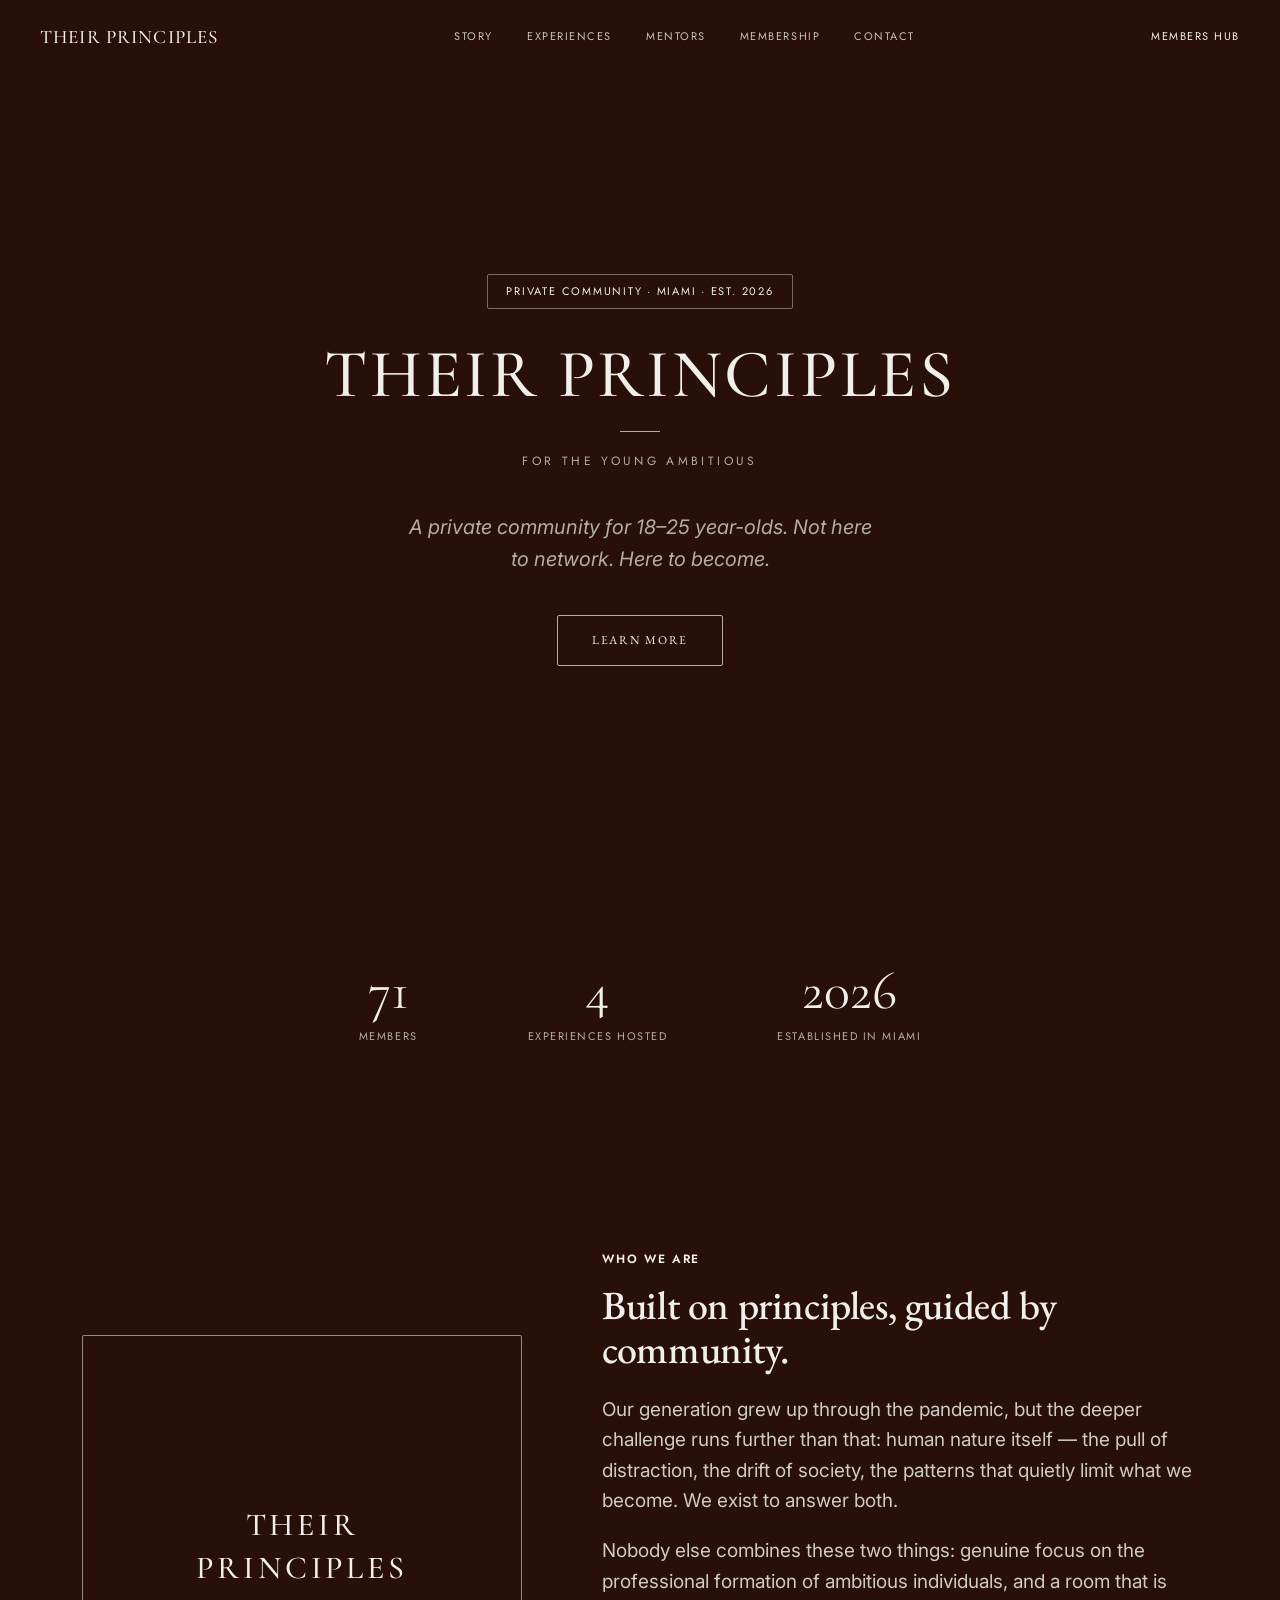
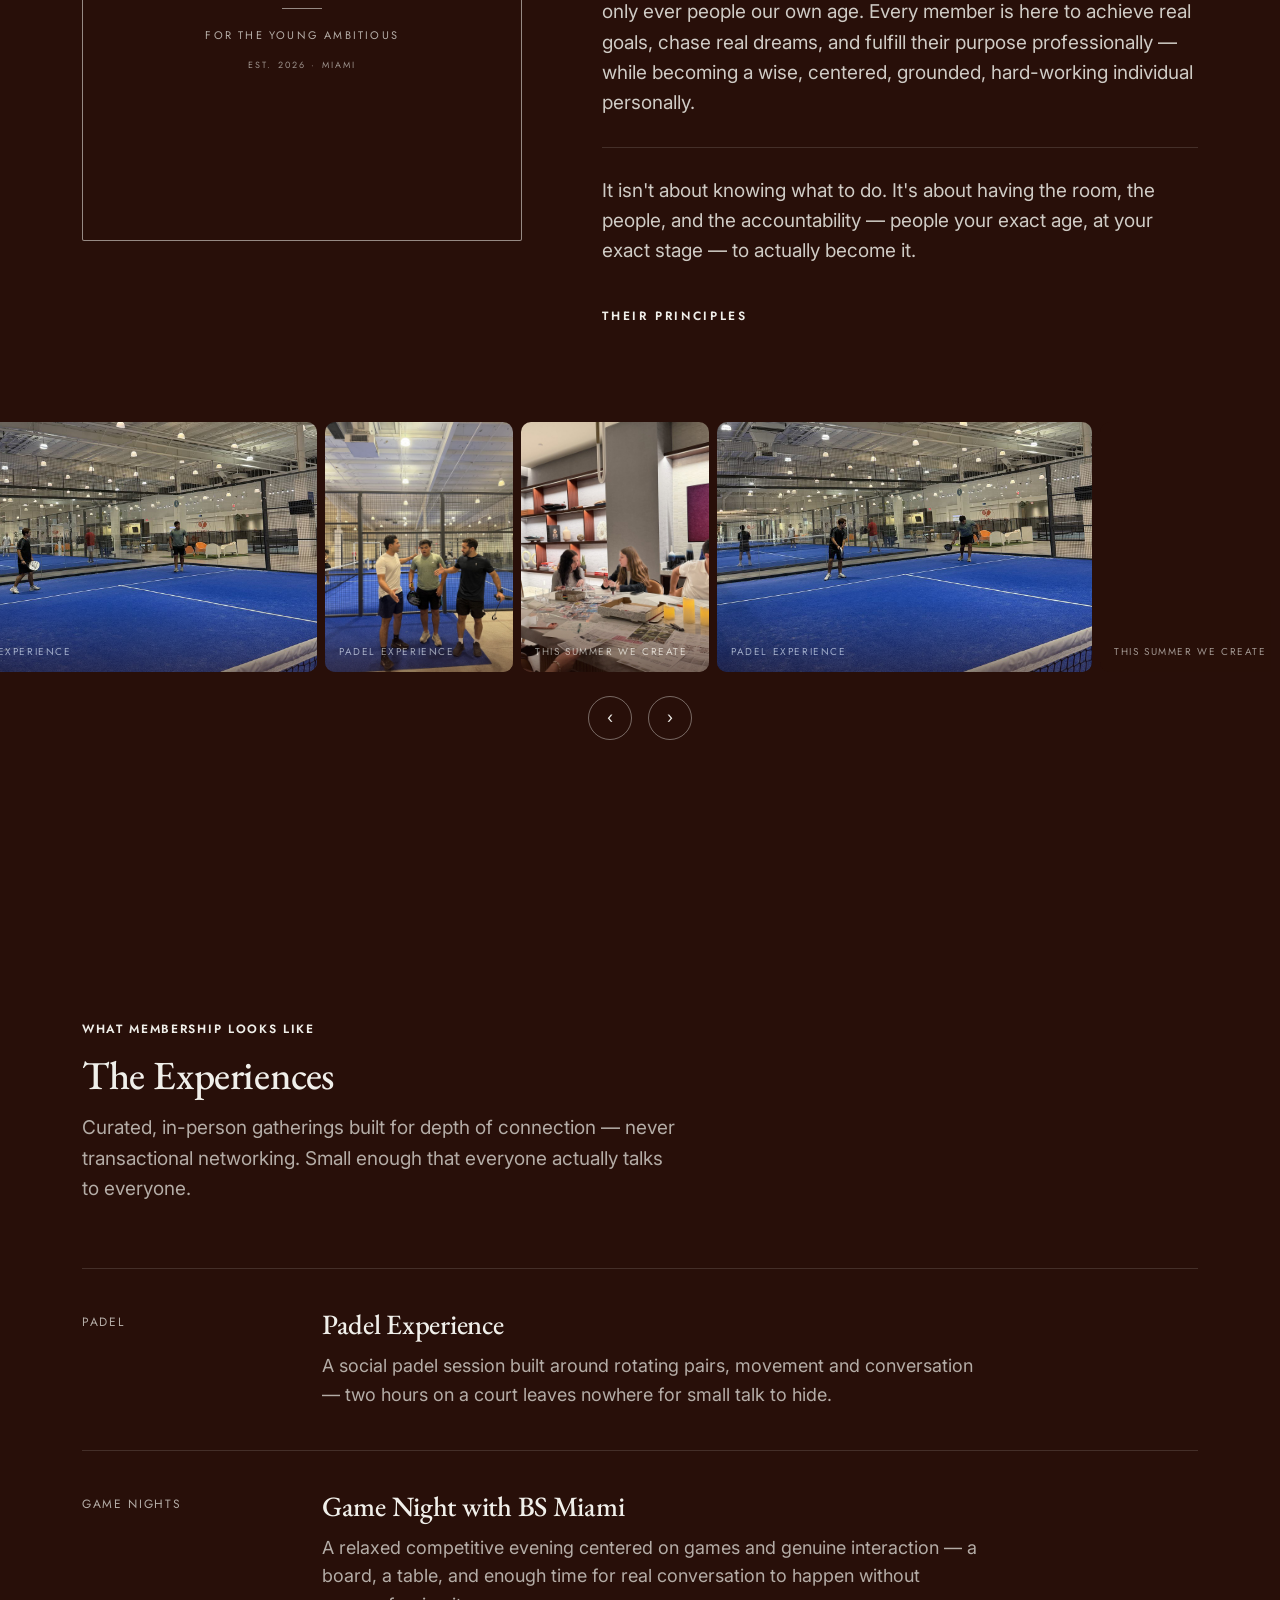
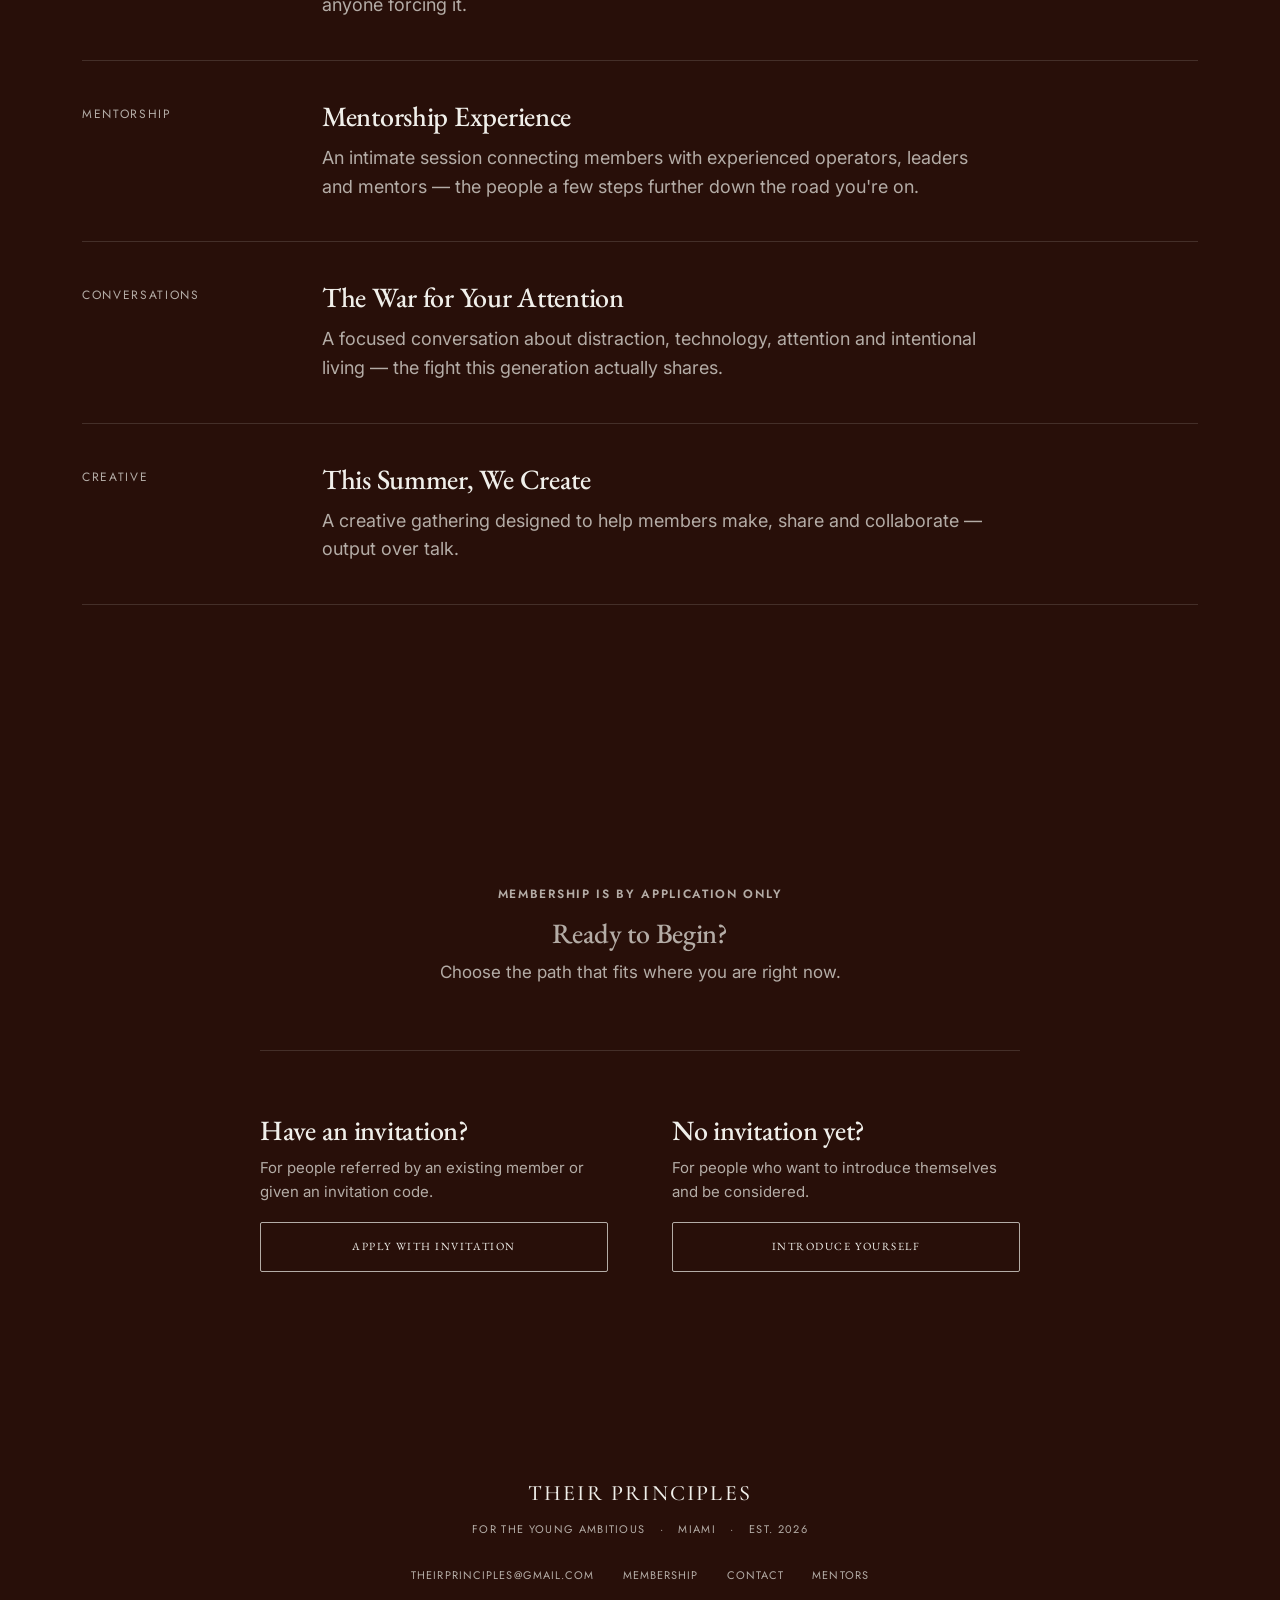
<file: index.html>
<!DOCTYPE html>
<html lang="en">
<head>
<meta charset="UTF-8">
<meta name="viewport" content="width=device-width, initial-scale=1.0">
<title>Their Principles — For the Young Ambitious</title>
<meta name="description" content="Their Principles is a private membership community in Miami for ambitious 18–25 year-olds. Real experiences, real accountability, and a room that is only ever people your own age.">
<link rel="preconnect" href="https://fonts.googleapis.com">
<link rel="preconnect" href="https://fonts.gstatic.com" crossorigin>
<link href="https://fonts.googleapis.com/css2?family=Cormorant+Garamond:ital,wght@0,400;0,500;0,600;1,400&family=EB+Garamond:ital,wght@0,400;0,500;1,400&family=Inter:wght@400;500;600&family=Jost:wght@400;500;600&display=swap" rel="stylesheet">
<link rel="stylesheet" href="css/variables.css">
<link rel="stylesheet" href="css/base.css">
<link rel="stylesheet" href="css/layout.css">
<link rel="stylesheet" href="css/components.css">
<link rel="stylesheet" href="css/pages.css">
<link rel="stylesheet" href="css/responsive.css">
</head>
<body>

<nav class="tp-nav" id="tpNav" aria-label="Main">
  <a href="index.html" class="tp-nav-mark tp-brandmark" aria-current="page">Their Principles</a>
  <div class="tp-nav-links">
    <a href="#story">Story</a>
    <a href="#experiences">Experiences</a>
    <a href="mentors.html">Mentors</a>
    <a href="application.html">Membership</a>
    <a href="contact.html">Contact</a>
  </div>
  <a href="members.html" class="tp-nav-cta tp-nav-cta-desktop">Members Hub</a>
  <button class="tp-nav-toggle" id="tpNavToggle" aria-expanded="false" aria-controls="tpNavOverlay">Menu</button>
</nav>

<div class="tp-nav-overlay" id="tpNavOverlay">
  <a href="#story">Story</a>
  <a href="#experiences">Experiences</a>
  <a href="mentors.html">Mentors</a>
  <a href="application.html">Membership</a>
  <a href="contact.html">Contact</a>
  <a href="members.html">Members Hub</a>
</div>

<header class="tp-hero" id="top">
  <!-- TODO(client): add a real event photo —
       style="--tp-hero-photo:url('assets/images/hero/hero.jpg')" -->
  <div class="tp-hero-inner">
    <div class="tp-hero-eyebrow">Private Community · Miami · Est. 2026</div>
    <h1>Their Principles</h1>
    <div class="tp-hero-divider"></div>
    <div class="tp-hero-tag">For the Young Ambitious</div>
    <p class="tp-hero-sub">A private community for 18–25 year-olds. Not here to network. Here to become.</p>
    <a href="#story" class="tp-btn tp-btn-secondary">Learn More</a>
  </div>
</header>

<section class="tp-stats" aria-label="Their Principles, by the numbers">
  <!-- Values come from communityStats in js/stats.js — edit them there -->
  <div class="tp-wrap" id="tpStats"></div>
</section>

<section class="tp-section tp-story" id="story">
  <div class="tp-wrap tp-split">
    <div class="tp-story-mark tp-reveal">
      <!-- TODO(client): replace this text lockup with the exported vector
           logo asset once it exists in assets/logo/ -->
      <div>
        <div class="tp-brandmark">Their<br>Principles</div>
        <div class="tp-mark-divider"></div>
        <div class="tp-mark-tag">For the Young Ambitious</div>
        <div class="tp-mark-est">Est. 2026 · Miami</div>
      </div>
    </div>
    <div class="tp-reveal">
      <div class="tp-eyebrow">Who We Are</div>
      <h2>Built on principles, guided by community.</h2>
      <p>Our generation grew up through the pandemic, but the deeper challenge runs further than that: human nature itself — the pull of distraction, the drift of society, the patterns that quietly limit what we become. We exist to answer both.</p>
      <p>Nobody else combines these two things: genuine focus on the professional formation of ambitious individuals, and a room that is only ever people our own age. Every member is here to achieve real goals, chase real dreams, and fulfill their purpose professionally — while becoming a wise, centered, grounded, hard-working individual personally.</p>
      <p class="tp-story-shift">It isn't about knowing what to do. It's about having the room, the people, and the accountability — people your exact age, at your exact stage — to actually become it.</p>
      <div class="tp-story-wordmark">Their Principles</div>
    </div>
  </div>

  <!-- Photo carousel built by js/gallery.js — add or replace photographs there -->
  <div class="tp-gallery tp-reveal" id="tpGallery" role="group" aria-label="Photographs from recent Their Principles gatherings"></div>
  <div class="tp-gallery-nav">
    <button class="tp-gallery-btn" id="tpGalleryPrev" aria-label="Move gallery backward">&#8249;</button>
    <button class="tp-gallery-btn" id="tpGalleryNext" aria-label="Move gallery forward">&#8250;</button>
  </div>

</section>

<section class="tp-section tp-experiences" id="experiences">
  <div class="tp-wrap">
    <div class="tp-reveal">
      <div class="tp-eyebrow">What Membership Looks Like</div>
      <h2>The Experiences</h2>
      <p class="tp-experiences-intro">Curated, in-person gatherings built for depth of connection — never transactional networking. Small enough that everyone actually talks to everyone.</p>
    </div>

    <!-- Hover (or scroll position on touch) reveals a photograph across each
         row. TODO(client): set each data-image to a real event photo, e.g.
         data-image="assets/images/events/padel/padel-01.jpg" -->
    <div class="tp-exp-row" tabindex="0">
      <div class="tp-exp-bg" data-image=""></div>
      <div class="tp-wrap tp-exp-inner">
        <div class="tp-exp-label">Padel</div>
        <div>
          <h3>Padel Experience</h3>
          <p>A social padel session built around rotating pairs, movement and conversation — two hours on a court leaves nowhere for small talk to hide.</p>
        </div>
      </div>
    </div>

    <div class="tp-exp-row" tabindex="0">
      <div class="tp-exp-bg" data-image=""></div>
      <div class="tp-wrap tp-exp-inner">
        <div class="tp-exp-label">Game Nights</div>
        <div>
          <h3>Game Night with BS Miami</h3>
          <p>A relaxed competitive evening centered on games and genuine interaction — a board, a table, and enough time for real conversation to happen without anyone forcing it.</p>
        </div>
      </div>
    </div>

    <div class="tp-exp-row" tabindex="0">
      <div class="tp-exp-bg" data-image=""></div>
      <div class="tp-wrap tp-exp-inner">
        <div class="tp-exp-label">Mentorship</div>
        <div>
          <h3>Mentorship Experience</h3>
          <p>An intimate session connecting members with experienced operators, leaders and mentors — the people a few steps further down the road you're on.</p>
        </div>
      </div>
    </div>

    <div class="tp-exp-row" tabindex="0">
      <div class="tp-exp-bg" data-image=""></div>
      <div class="tp-wrap tp-exp-inner">
        <div class="tp-exp-label">Conversations</div>
        <div>
          <h3>The War for Your Attention</h3>
          <p>A focused conversation about distraction, technology, attention and intentional living — the fight this generation actually shares.</p>
        </div>
      </div>
    </div>

    <div class="tp-exp-row" tabindex="0">
      <div class="tp-exp-bg" data-image=""></div>
      <div class="tp-wrap tp-exp-inner">
        <div class="tp-exp-label">Creative</div>
        <div>
          <h3>This Summer, We Create</h3>
          <p>A creative gathering designed to help members make, share and collaborate — output over talk.</p>
        </div>
      </div>
    </div>
  </div>
</section>

<section class="tp-section tp-cta" id="join">
  <div class="tp-wrap">
    <div class="tp-reveal">
      <div class="tp-eyebrow">Membership Is by Application Only</div>
      <h2>Ready to Begin?</h2>
      <p class="tp-cta-intro">Choose the path that fits where you are right now.</p>
    </div>

    <div class="tp-cta-doors">
      <div class="tp-cta-door">
        <h3>Have an invitation?</h3>
        <p>For people referred by an existing member or given an invitation code.</p>
        <a href="application.html?type=invited" class="tp-btn tp-btn-secondary">Apply with Invitation</a>
      </div>
      <div class="tp-cta-door">
        <h3>No invitation yet?</h3>
        <p>For people who want to introduce themselves and be considered.</p>
        <a href="application.html?type=general" class="tp-btn tp-btn-secondary">Introduce Yourself</a>
      </div>
    </div>
  </div>
</section>

<footer class="tp-footer">
  <div class="tp-wrap">
    <div class="tp-brandmark">Their Principles</div>
    <div class="tp-footer-meta">For the Young Ambitious <span>·</span> Miami <span>·</span> Est. 2026</div>
    <div class="tp-footer-links">
      <a href="mailto:theirprinciples@gmail.com">theirprinciples@gmail.com</a>
      <!-- TODO(client): add the real Instagram profile URL -->
      <a href="application.html">Membership</a>
      <a href="contact.html">Contact</a>
      <a href="mentors.html">Mentors</a>
    </div>
  </div>
</footer>

<script src="js/navigation.js" defer></script>
<!-- ?v= is a cache-buster: bump it whenever gallery.js changes so browsers
     don't keep serving an old copy of the script. -->
<script src="js/gallery.js?v=5" defer></script>
<script src="js/experiences.js" defer></script>
<script src="js/stats.js" defer></script>
</body>
</html>
</file>
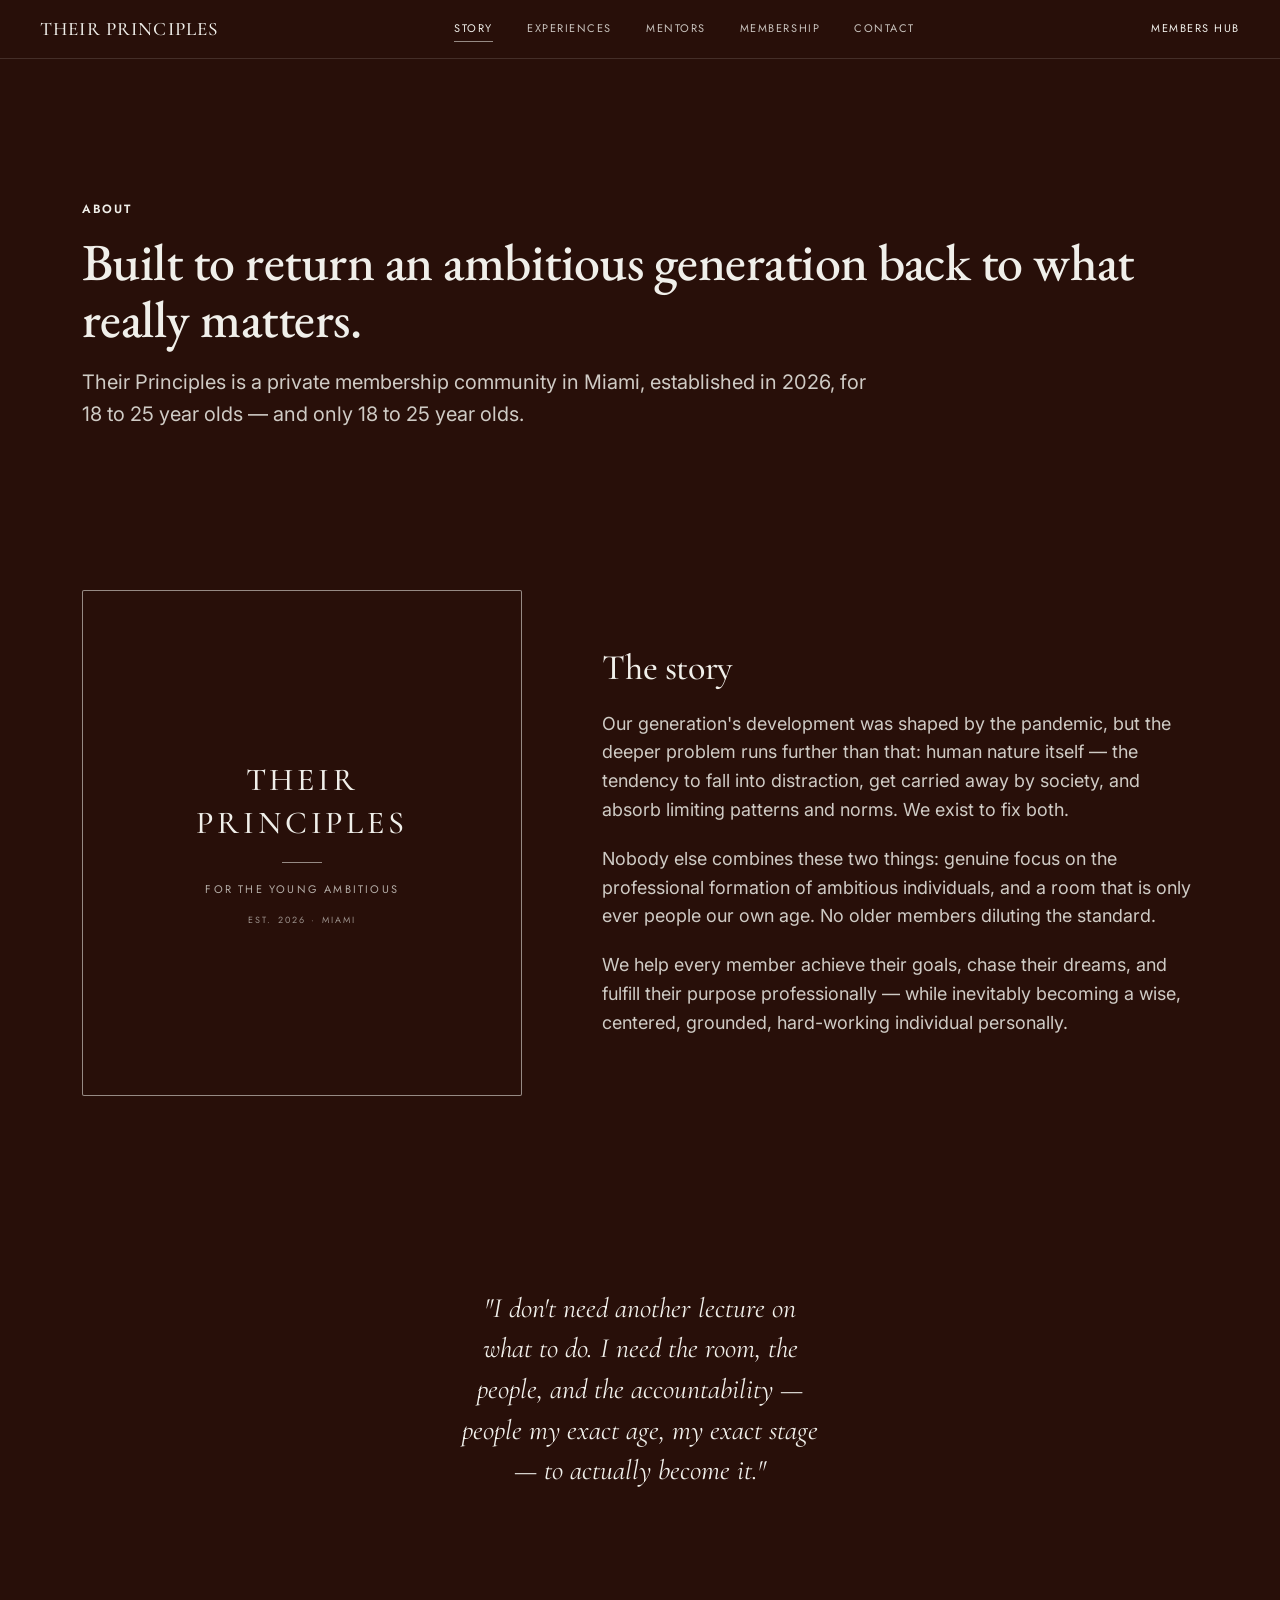
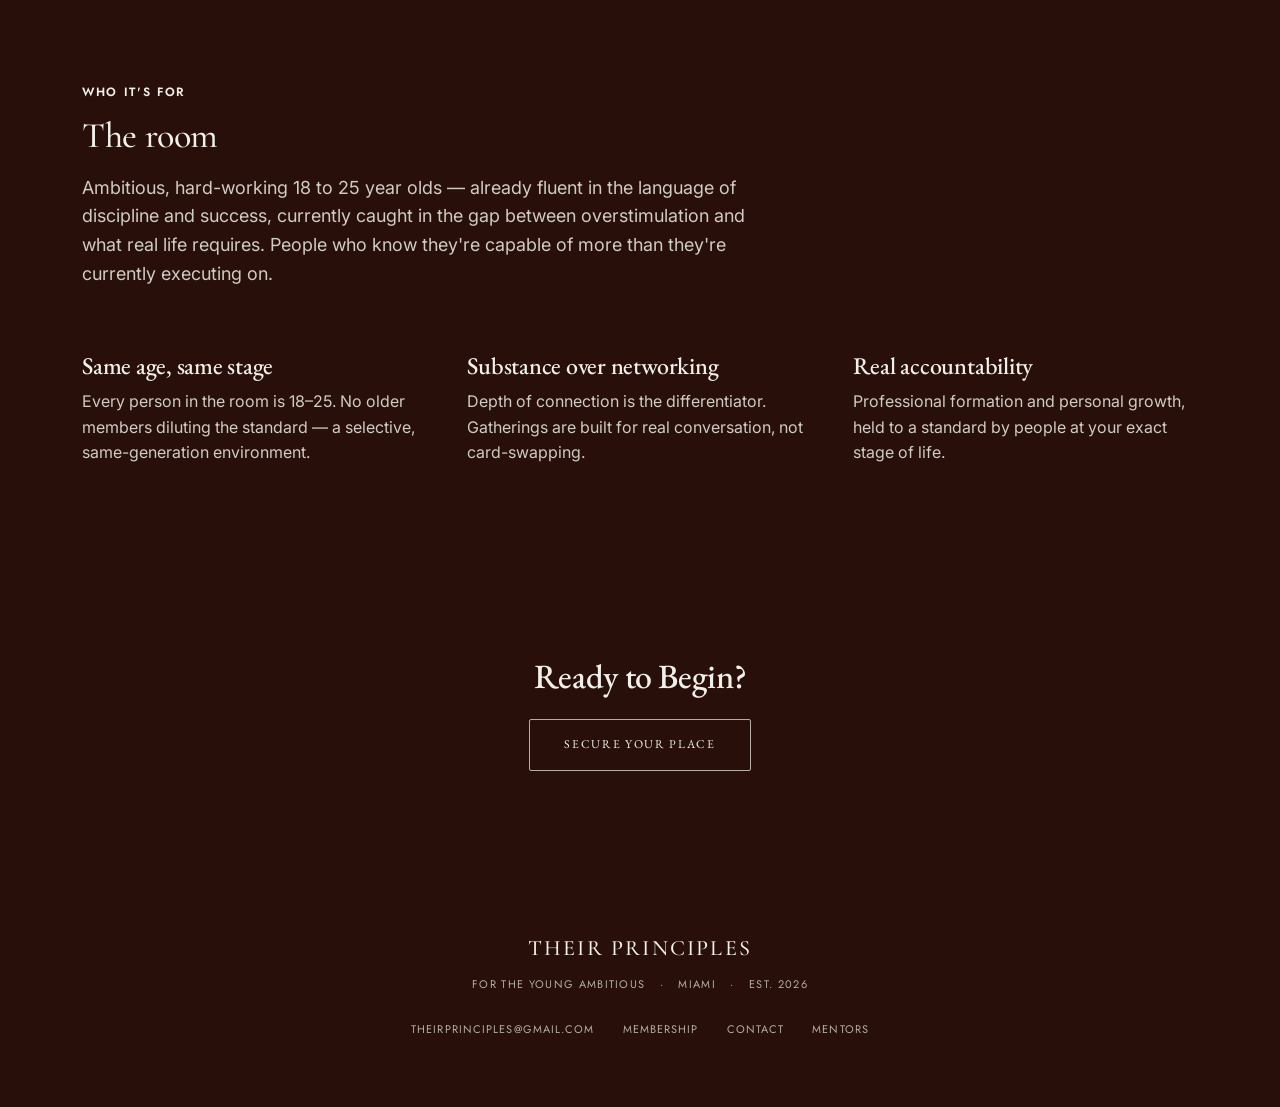
<file: about.html>
<!DOCTYPE html>
<html lang="en">
<head>
<meta charset="UTF-8">
<meta name="viewport" content="width=device-width, initial-scale=1.0">
<title>About — Their Principles</title>
<meta name="description" content="The story, positioning and philosophy behind Their Principles — Miami's private community for ambitious 18–25 year-olds.">
<link rel="preconnect" href="https://fonts.googleapis.com">
<link rel="preconnect" href="https://fonts.gstatic.com" crossorigin>
<link href="https://fonts.googleapis.com/css2?family=Cormorant+Garamond:ital,wght@0,400;0,500;0,600;1,400&family=EB+Garamond:ital,wght@0,400;0,500;1,400&family=Inter:wght@400;500;600&family=Jost:wght@400;500;600&display=swap" rel="stylesheet">
<link rel="stylesheet" href="css/variables.css">
<link rel="stylesheet" href="css/base.css">
<link rel="stylesheet" href="css/layout.css">
<link rel="stylesheet" href="css/components.css">
<link rel="stylesheet" href="css/pages.css">
<link rel="stylesheet" href="css/responsive.css">
</head>
<body>

<nav class="tp-nav" id="tpNav" data-force-solid aria-label="Main">
  <a href="index.html" class="tp-nav-mark tp-brandmark">Their Principles</a>
  <div class="tp-nav-links">
    <a href="index.html#story" aria-current="page">Story</a>
    <a href="index.html#experiences">Experiences</a>
    <a href="mentors.html">Mentors</a>
    <a href="application.html">Membership</a>
    <a href="contact.html">Contact</a>
  </div>
  <a href="members.html" class="tp-nav-cta tp-nav-cta-desktop">Members Hub</a>
  <button class="tp-nav-toggle" id="tpNavToggle" aria-expanded="false" aria-controls="tpNavOverlay">Menu</button>
</nav>

<div class="tp-nav-overlay" id="tpNavOverlay">
  <a href="index.html#story">Story</a>
  <a href="index.html#experiences">Experiences</a>
  <a href="mentors.html">Mentors</a>
  <a href="application.html">Membership</a>
  <a href="contact.html">Contact</a>
</div>

<header class="tp-page-head">
  <div class="tp-wrap">
    <div class="tp-eyebrow">About</div>
    <h1>Built to return an ambitious generation back to what really matters.</h1>
    <p class="tp-lede">Their Principles is a private membership community in Miami, established in 2026, for 18 to 25 year olds — and only 18 to 25 year olds.</p>
  </div>
</header>

<section class="tp-section-tight">
  <div class="tp-wrap tp-split">
    <div class="tp-story-mark tp-reveal">
      <!-- TODO(client): replace with the exported vector logo asset -->
      <div>
        <div class="tp-brandmark">Their<br>Principles</div>
        <div class="tp-mark-divider"></div>
        <div class="tp-mark-tag">For the Young Ambitious</div>
        <div class="tp-mark-est">Est. 2026 · Miami</div>
      </div>
    </div>
    <div class="tp-reveal">
      <h2 style="font-family:var(--font-mark);font-weight:500;font-size:36px;margin-bottom:22px;">The story</h2>
      <p style="color:var(--tp-ink-soft);margin-bottom:20px;">Our generation's development was shaped by the pandemic, but the deeper problem runs further than that: human nature itself — the tendency to fall into distraction, get carried away by society, and absorb limiting patterns and norms. We exist to fix both.</p>
      <p style="color:var(--tp-ink-soft);margin-bottom:20px;">Nobody else combines these two things: genuine focus on the professional formation of ambitious individuals, and a room that is only ever people our own age. No older members diluting the standard.</p>
      <p style="color:var(--tp-ink-soft);">We help every member achieve their goals, chase their dreams, and fulfill their purpose professionally — while inevitably becoming a wise, centered, grounded, hard-working individual personally.</p>
    </div>
  </div>
</section>

<section class="tp-about-band">
  <div class="tp-wrap">
    <p class="tp-pull tp-reveal">"I don't need another lecture on what to do. I need the room, the people, and the accountability — people my exact age, my exact stage — to actually become it."</p>
  </div>
</section>

<section class="tp-section-tight">
  <div class="tp-wrap">
    <div class="tp-reveal">
      <div class="tp-eyebrow">Who It's For</div>
      <h2 style="font-family:var(--font-mark);font-weight:500;font-size:36px;margin-bottom:18px;">The room</h2>
      <p style="color:var(--tp-ink-soft);max-width:62ch;">Ambitious, hard-working 18 to 25 year olds — already fluent in the language of discipline and success, currently caught in the gap between overstimulation and what real life requires. People who know they're capable of more than they're currently executing on.</p>
    </div>
    <div class="tp-about-values">
      <div class="tp-value tp-reveal">
        <h3>Same age, same stage</h3>
        <p>Every person in the room is 18–25. No older members diluting the standard — a selective, same-generation environment.</p>
      </div>
      <div class="tp-value tp-reveal">
        <h3>Substance over networking</h3>
        <p>Depth of connection is the differentiator. Gatherings are built for real conversation, not card-swapping.</p>
      </div>
      <div class="tp-value tp-reveal">
        <h3>Real accountability</h3>
        <p>Professional formation and personal growth, held to a standard by people at your exact stage of life.</p>
      </div>
    </div>
  </div>
</section>

<section class="tp-cta-banner">
  <div class="tp-wrap">
    <h2>Ready to Begin?</h2>
    <a href="application.html" class="tp-btn tp-btn-secondary">Secure Your Place</a>
  </div>
</section>

<footer class="tp-footer">
  <div class="tp-wrap">
    <div class="tp-brandmark">Their Principles</div>
    <div class="tp-footer-meta">For the Young Ambitious <span>·</span> Miami <span>·</span> Est. 2026</div>
    <div class="tp-footer-links">
      <a href="mailto:theirprinciples@gmail.com">theirprinciples@gmail.com</a>
      <a href="application.html">Membership</a>
      <a href="contact.html">Contact</a>
      <a href="mentors.html">Mentors</a>
    </div>
  </div>
</footer>

<script src="js/navigation.js" defer></script>
</body>
</html>
</file>
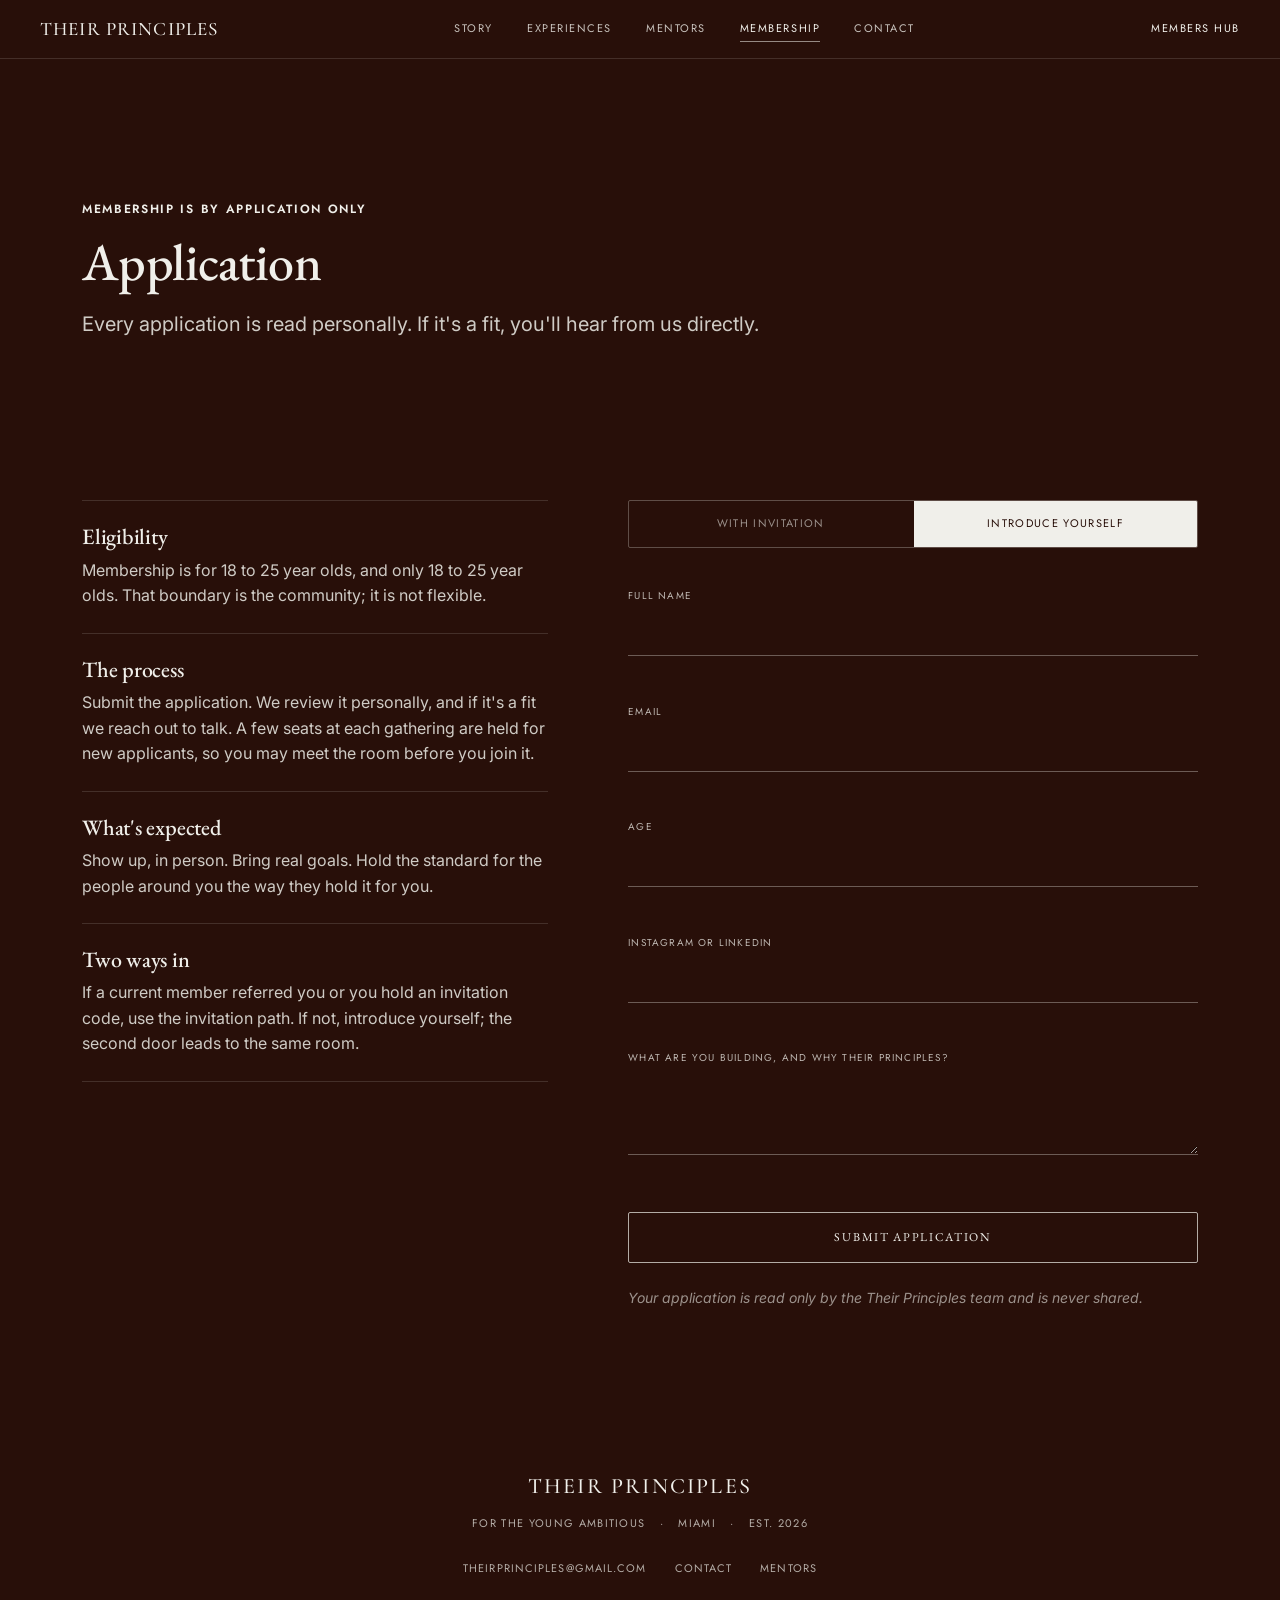
<file: application.html>
<!DOCTYPE html>
<html lang="en">
<head>
<meta charset="UTF-8">
<meta name="viewport" content="width=device-width, initial-scale=1.0">
<title>Application — Their Principles</title>
<meta name="description" content="Apply for membership to Their Principles — Miami's private community for ambitious 18–25 year-olds. By application only.">
<link rel="preconnect" href="https://fonts.googleapis.com">
<link rel="preconnect" href="https://fonts.gstatic.com" crossorigin>
<link href="https://fonts.googleapis.com/css2?family=Cormorant+Garamond:ital,wght@0,400;0,500;0,600;1,400&family=EB+Garamond:ital,wght@0,400;0,500;1,400&family=Inter:wght@400;500;600&family=Jost:wght@400;500;600&display=swap" rel="stylesheet">
<link rel="stylesheet" href="css/variables.css">
<link rel="stylesheet" href="css/base.css">
<link rel="stylesheet" href="css/layout.css">
<link rel="stylesheet" href="css/components.css">
<link rel="stylesheet" href="css/pages.css">
<link rel="stylesheet" href="css/responsive.css">
</head>
<body>

<nav class="tp-nav" id="tpNav" data-force-solid aria-label="Main">
  <a href="index.html" class="tp-nav-mark tp-brandmark">Their Principles</a>
  <div class="tp-nav-links">
    <a href="index.html#story">Story</a>
    <a href="index.html#experiences">Experiences</a>
    <a href="mentors.html">Mentors</a>
    <a href="application.html" aria-current="page">Membership</a>
    <a href="contact.html">Contact</a>
  </div>
  <a href="members.html" class="tp-nav-cta tp-nav-cta-desktop">Members Hub</a>
  <button class="tp-nav-toggle" id="tpNavToggle" aria-expanded="false" aria-controls="tpNavOverlay">Menu</button>
</nav>

<div class="tp-nav-overlay" id="tpNavOverlay">
  <a href="index.html#story">Story</a>
  <a href="index.html#experiences">Experiences</a>
  <a href="mentors.html">Mentors</a>
  <a href="application.html">Membership</a>
  <a href="contact.html">Contact</a>
</div>

<header class="tp-page-head">
  <div class="tp-wrap">
    <div class="tp-eyebrow">Membership Is by Application Only</div>
    <h1>Application</h1>
    <p class="tp-lede">Every application is read personally. If it's a fit, you'll hear from us directly.</p>
  </div>
</header>

<section class="tp-section-tight">
  <div class="tp-wrap tp-app-layout">

    <div>
      <div class="tp-app-facts">
        <div class="tp-app-fact tp-reveal">
          <h3>Eligibility</h3>
          <p>Membership is for 18 to 25 year olds, and only 18 to 25 year olds. That boundary is the community; it is not flexible.</p>
        </div>
        <div class="tp-app-fact tp-reveal">
          <h3>The process</h3>
          <p>Submit the application. We review it personally, and if it's a fit we reach out to talk. A few seats at each gathering are held for new applicants, so you may meet the room before you join it.</p>
        </div>
        <div class="tp-app-fact tp-reveal">
          <h3>What's expected</h3>
          <p>Show up, in person. Bring real goals. Hold the standard for the people around you the way they hold it for you.</p>
        </div>
        <div class="tp-app-fact tp-reveal">
          <h3>Two ways in</h3>
          <p>If a current member referred you or you hold an invitation code, use the invitation path. If not, introduce yourself; the second door leads to the same room.</p>
        </div>
      </div>
    </div>

    <div class="tp-app-form-card">
      <div class="tp-mode-switch" role="group" aria-label="Application type">
        <button type="button" data-mode="invited" aria-pressed="false">With Invitation</button>
        <button type="button" data-mode="general" aria-pressed="false">Introduce Yourself</button>
      </div>

      <form id="tpApplicationForm" novalidate>
        <div class="tp-field" id="tpInviteCodeField" hidden>
          <label for="appInviteCode">Invitation code</label>
          <input type="text" id="appInviteCode" name="invitation_code" autocomplete="off">
          <div class="tp-field-error">Please enter your invitation code.</div>
        </div>
        <div class="tp-field">
          <label for="appName">Full name</label>
          <input type="text" id="appName" name="name" data-required autocomplete="name">
          <div class="tp-field-error">Please tell us your name.</div>
        </div>
        <div class="tp-field">
          <label for="appEmail">Email</label>
          <input type="email" id="appEmail" name="email" data-required autocomplete="email">
          <div class="tp-field-error">Please enter a valid email.</div>
        </div>
        <div class="tp-field">
          <label for="appAge">Age</label>
          <input type="number" id="appAge" name="age" min="18" max="25" data-required inputmode="numeric">
          <div class="tp-field-error">Membership is for 18–25 year-olds.</div>
        </div>
        <div class="tp-field">
          <label for="appSocial">Instagram or LinkedIn</label>
          <input type="text" id="appSocial" name="social" data-required autocomplete="off">
          <div class="tp-field-error">Please share a way to find you.</div>
        </div>
        <div class="tp-field">
          <label for="appWhy">What are you building, and why Their Principles?</label>
          <textarea id="appWhy" name="why" rows="3" data-required></textarea>
          <div class="tp-field-error">Tell us a little about yourself.</div>
        </div>
        <button type="submit" class="tp-btn tp-btn-secondary" style="width:100%;">Submit Application</button>
        <p class="tp-privacy-note">Your application is read only by the Their Principles team and is never shared.</p>
      </form>
      <div class="tp-form-success">Thank you. Your application has been received. We review every application personally and will be in touch.</div>
    </div>

  </div>
</section>

<footer class="tp-footer">
  <div class="tp-wrap">
    <div class="tp-brandmark">Their Principles</div>
    <div class="tp-footer-meta">For the Young Ambitious <span>·</span> Miami <span>·</span> Est. 2026</div>
    <div class="tp-footer-links">
      <a href="mailto:theirprinciples@gmail.com">theirprinciples@gmail.com</a>
      <a href="contact.html">Contact</a>
      <a href="mentors.html">Mentors</a>
    </div>
  </div>
</footer>

<script src="js/navigation.js" defer></script>
<script src="js/forms.js" defer></script>
</body>
</html>
</file>
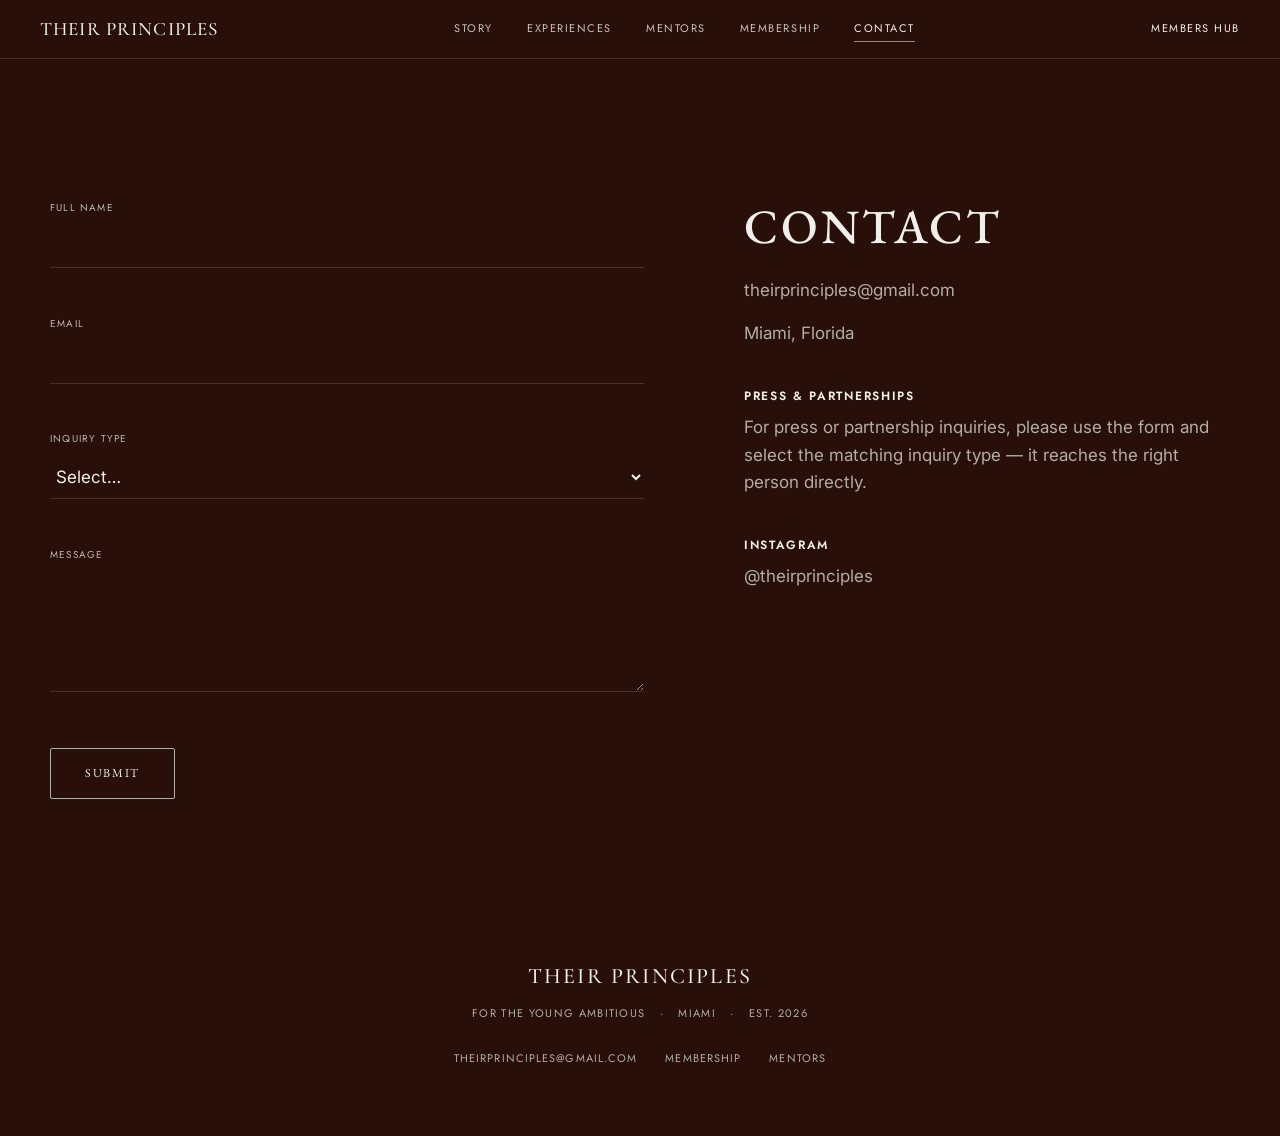
<file: contact.html>
<!DOCTYPE html>
<html lang="en">
<head>
<meta charset="UTF-8">
<meta name="viewport" content="width=device-width, initial-scale=1.0">
<title>Contact — Their Principles</title>
<meta name="description" content="Contact Their Principles — general, press and partnership inquiries.">
<link rel="preconnect" href="https://fonts.googleapis.com">
<link rel="preconnect" href="https://fonts.gstatic.com" crossorigin>
<link href="https://fonts.googleapis.com/css2?family=Cormorant+Garamond:ital,wght@0,400;0,500;0,600;1,400&family=EB+Garamond:ital,wght@0,400;0,500;1,400&family=Inter:wght@400;500;600&family=Jost:wght@400;500;600&display=swap" rel="stylesheet">
<link rel="stylesheet" href="css/variables.css">
<link rel="stylesheet" href="css/base.css">
<link rel="stylesheet" href="css/layout.css">
<link rel="stylesheet" href="css/components.css">
<link rel="stylesheet" href="css/pages.css">
<link rel="stylesheet" href="css/responsive.css">
</head>
<body class="tp-contact-page">

<nav class="tp-nav" id="tpNav" data-force-solid aria-label="Main">
  <a href="index.html" class="tp-nav-mark tp-brandmark">Their Principles</a>
  <div class="tp-nav-links">
    <a href="index.html#story">Story</a>
    <a href="index.html#experiences">Experiences</a>
    <a href="mentors.html">Mentors</a>
    <a href="application.html">Membership</a>
    <a href="contact.html" aria-current="page">Contact</a>
  </div>
  <a href="members.html" class="tp-nav-cta tp-nav-cta-desktop">Members Hub</a>
  <button class="tp-nav-toggle" id="tpNavToggle" aria-expanded="false" aria-controls="tpNavOverlay">Menu</button>
</nav>

<div class="tp-nav-overlay" id="tpNavOverlay">
  <a href="index.html#story">Story</a>
  <a href="index.html#experiences">Experiences</a>
  <a href="mentors.html">Mentors</a>
  <a href="application.html">Membership</a>
  <a href="contact.html" aria-current="page">Contact</a>
</div>

<main class="tp-wrap tp-contact-layout">
  <div class="tp-contact-form">
    <form id="tpContactForm" novalidate>
      <div class="tp-field">
        <label for="ctName">Full name</label>
        <input type="text" id="ctName" name="name" data-required autocomplete="name">
        <div class="tp-field-error">Please tell us your name.</div>
      </div>
      <div class="tp-field">
        <label for="ctEmail">Email</label>
        <input type="email" id="ctEmail" name="email" data-required autocomplete="email">
        <div class="tp-field-error">Please enter a valid email.</div>
      </div>
      <div class="tp-field">
        <label for="ctCategory">Inquiry type</label>
        <select id="ctCategory" name="category" data-required>
          <option value="">Select…</option>
          <option value="general">General inquiry</option>
          <option value="membership">Membership</option>
          <option value="press">Press</option>
          <option value="partnership">Partnership</option>
        </select>
        <div class="tp-field-error">Please choose an inquiry type.</div>
      </div>
      <div class="tp-field">
        <label for="ctMessage">Message</label>
        <textarea id="ctMessage" name="message" rows="5" data-required></textarea>
        <div class="tp-field-error">Please write a short message.</div>
      </div>
      <button type="submit" class="tp-btn tp-btn-secondary">Submit</button>
    </form>
    <div class="tp-form-success">Thank you — your message has been received. We'll reply personally.</div>
  </div>

  <div class="tp-contact-info">
    <h1>Contact</h1>
    <p>theirprinciples@gmail.com</p>
    <p>Miami, Florida</p>
    <span class="tp-label">Press &amp; Partnerships</span>
    <p>For press or partnership inquiries, please use the form and select the matching inquiry type — it reaches the right person directly.</p>
    <span class="tp-label">Instagram</span>
    <!-- TODO(client): add the real Instagram profile URL -->
    <p>@theirprinciples</p>
  </div>
</main>

<footer class="tp-footer">
  <div class="tp-wrap">
    <div class="tp-brandmark">Their Principles</div>
    <div class="tp-footer-meta">For the Young Ambitious <span>·</span> Miami <span>·</span> Est. 2026</div>
    <div class="tp-footer-links">
      <a href="mailto:theirprinciples@gmail.com">theirprinciples@gmail.com</a>
      <a href="application.html">Membership</a>
      <a href="mentors.html">Mentors</a>
    </div>
  </div>
</footer>

<script src="js/navigation.js" defer></script>
<script src="js/forms.js" defer></script>
</body>
</html>
</file>
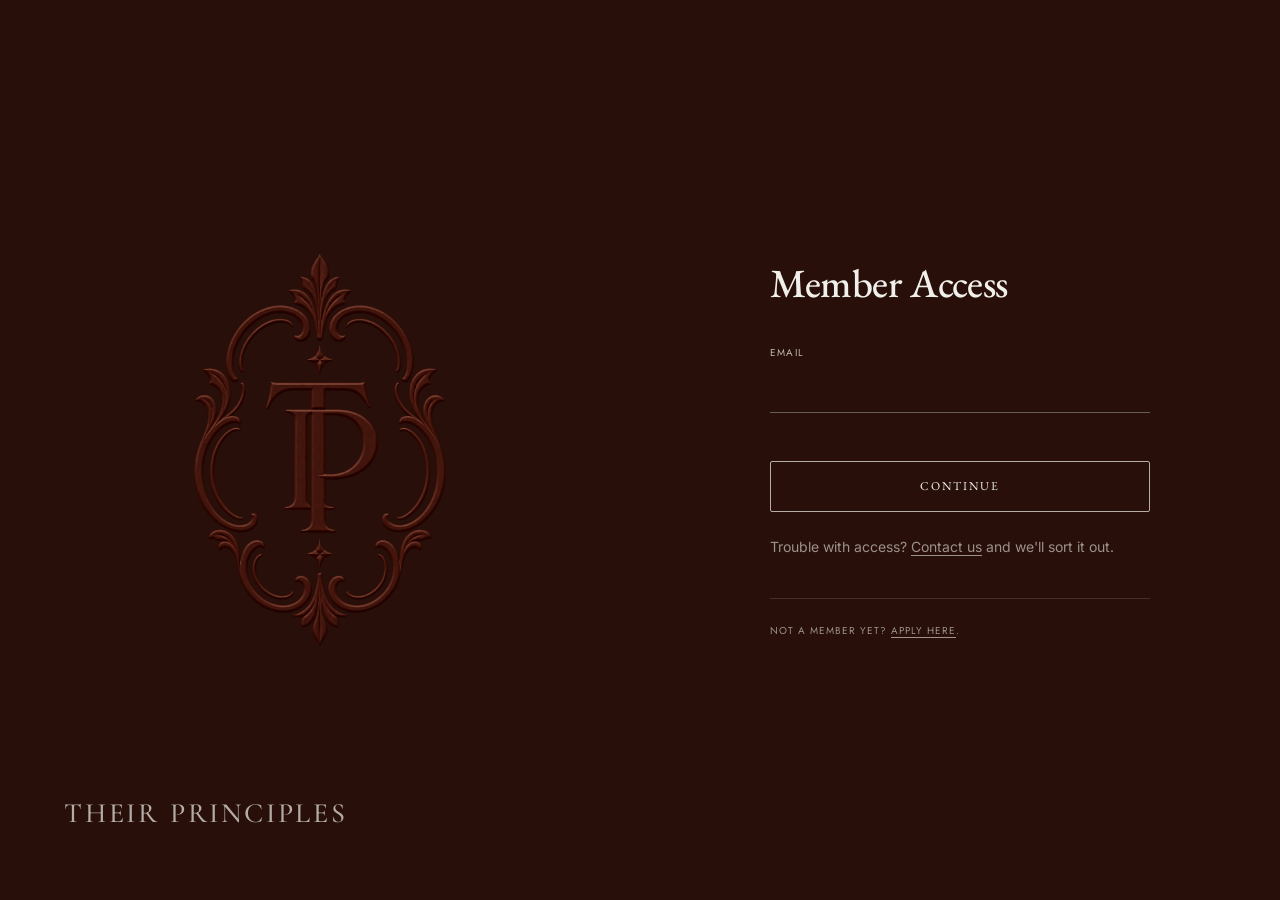
<file: members.html>
<!DOCTYPE html>
<html lang="en">
<head>
<meta charset="UTF-8">
<meta name="viewport" content="width=device-width, initial-scale=1.0">
<title>Members — Their Principles</title>
<meta name="description" content="Member access for Their Principles.">
<link rel="preconnect" href="https://fonts.googleapis.com">
<link rel="preconnect" href="https://fonts.gstatic.com" crossorigin>
<link href="https://fonts.googleapis.com/css2?family=Cormorant+Garamond:ital,wght@0,400;0,500;0,600;1,400&family=EB+Garamond:ital,wght@0,400;0,500;1,400&family=Inter:wght@400;500;600&family=Jost:wght@400;500;600&display=swap" rel="stylesheet">
<link rel="stylesheet" href="css/variables.css">
<link rel="stylesheet" href="css/base.css">
<link rel="stylesheet" href="css/layout.css">
<link rel="stylesheet" href="css/components.css">
<link rel="stylesheet" href="css/pages.css">
<link rel="stylesheet" href="css/responsive.css">
</head>
<body>

<!-- Split-screen member access, Zero Bond login reference.
     NOTE: there is no real authentication backend yet — the form validates
     the email and shows an honest "not open yet" state. See js/forms.js. -->
<main class="tp-members-page">
  <div class="tp-members-visual">
    <a href="index.html" class="tp-members-logo" aria-label="Their Principles — home">
      <img src="assets/logo/tp-monogram-crestB.png" width="760" height="1172"
           alt="Their Principles monogram">
    </a>
    <div class="tp-members-mark tp-brandmark">Their Principles</div>
  </div>

  <div class="tp-members-form-side">
    <div class="tp-members-form">
      <h1>Member Access</h1>
      <form id="tpLoginForm" novalidate>
        <div class="tp-field">
          <label for="memberEmail">Email</label>
          <input type="email" id="memberEmail" name="email" data-required autocomplete="email">
          <div class="tp-field-error">Please enter a valid email.</div>
        </div>
        <button type="submit" class="tp-btn tp-btn-secondary" style="width:100%;">Continue</button>
      </form>
      <div class="tp-form-success"></div>
      <p class="tp-members-help">Trouble with access? <a href="contact.html">Contact us</a> and we'll sort it out.</p>
      <p class="tp-members-note">Not a member yet? <a href="application.html" style="text-decoration:underline;text-underline-offset:3px;">Apply here</a>.</p>
    </div>
  </div>
</main>

<script src="js/navigation.js" defer></script>
<script src="js/forms.js" defer></script>
</body>
</html>
</file>
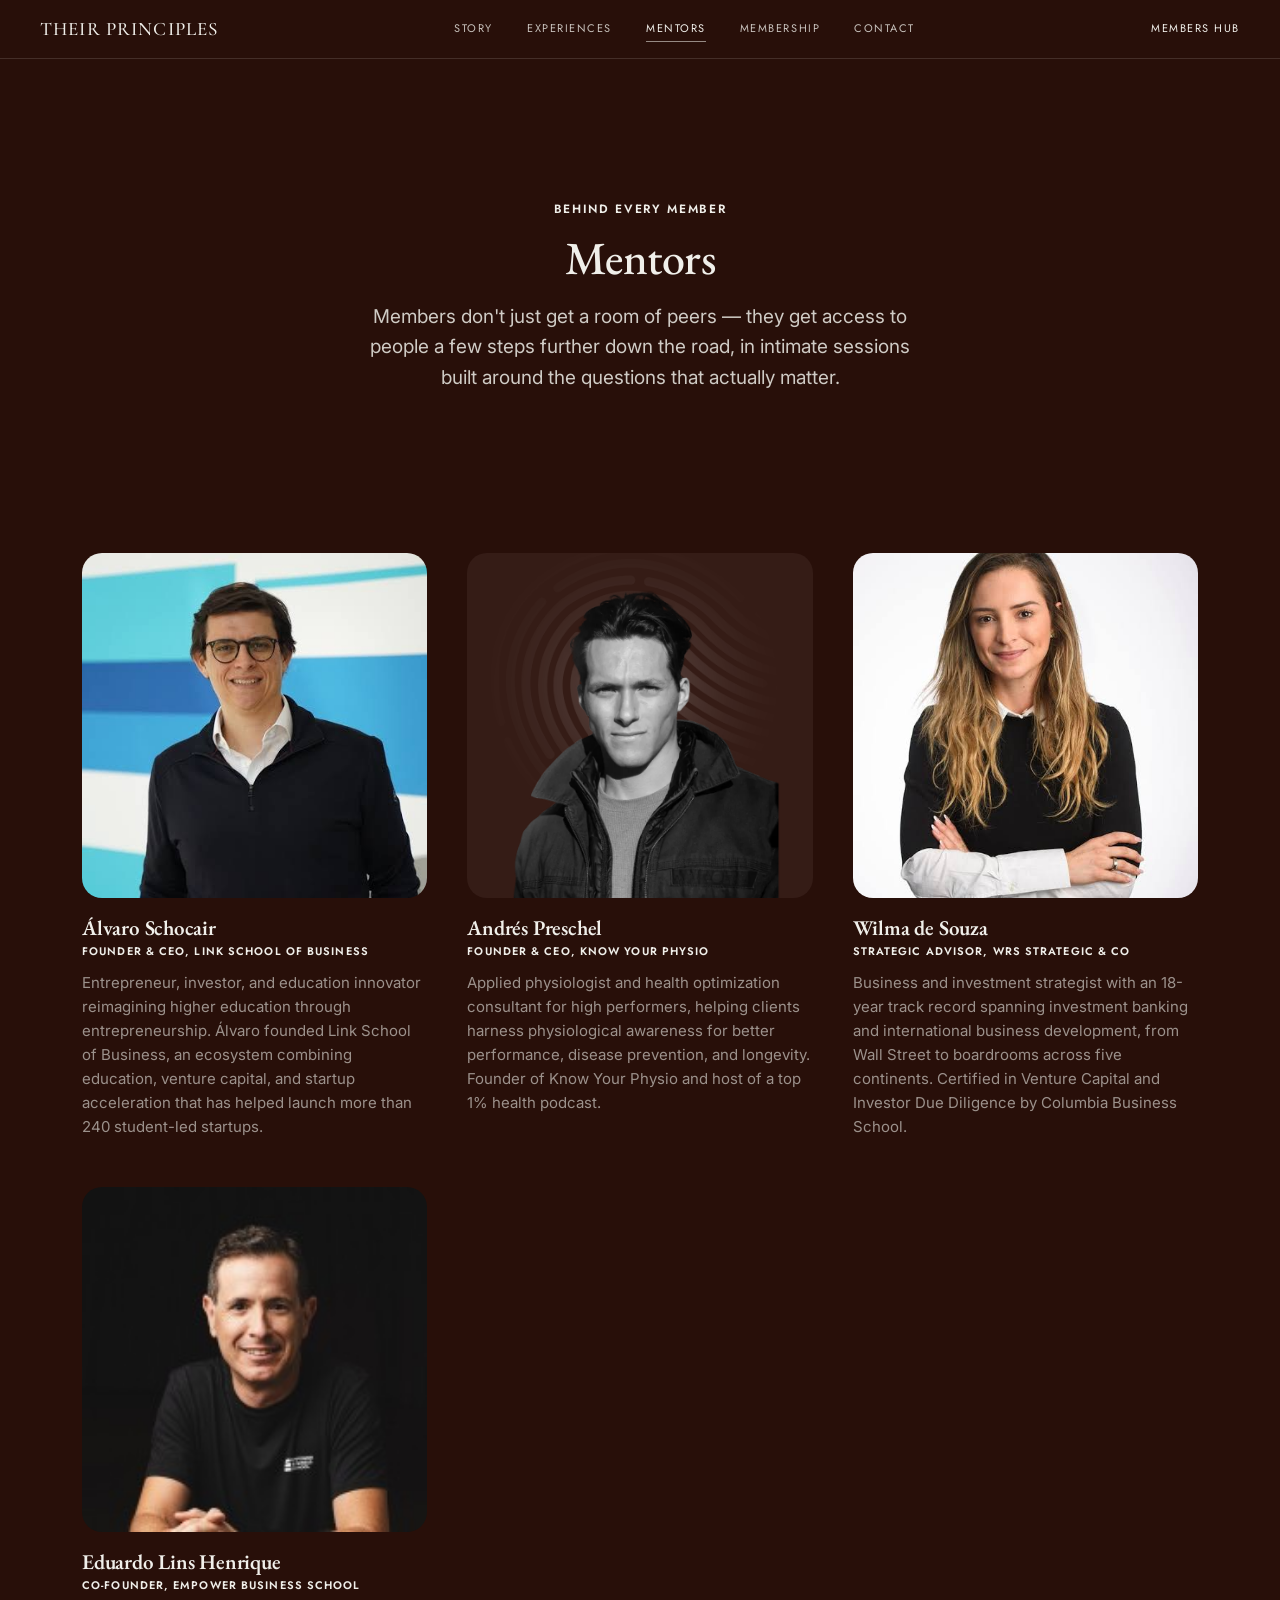
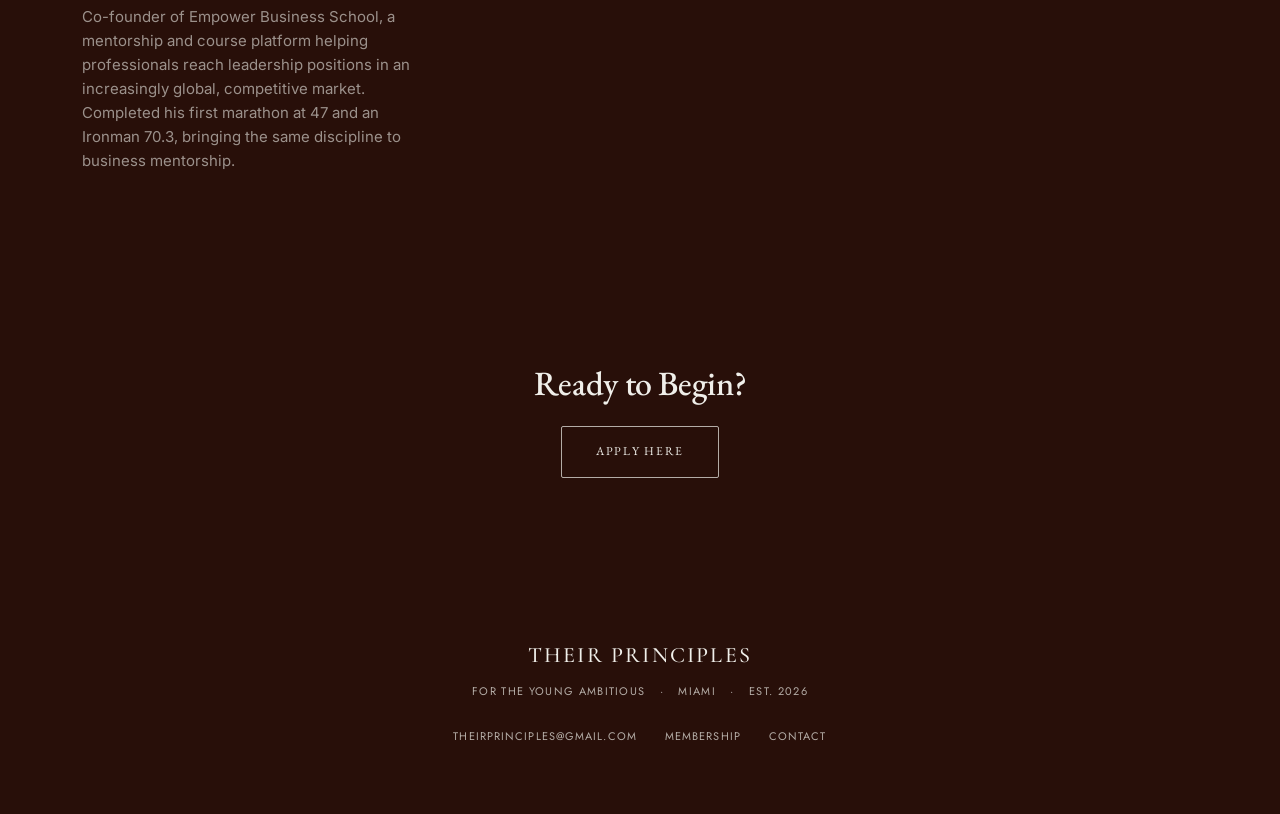
<file: mentors.html>
<!DOCTYPE html>
<html lang="en">
<head>
<meta charset="UTF-8">
<meta name="viewport" content="width=device-width, initial-scale=1.0">
<title>Mentors — Their Principles</title>
<meta name="description" content="The mentors who guide Their Principles members — Miami's private community for ambitious 18–25 year-olds.">
<link rel="preconnect" href="https://fonts.googleapis.com">
<link rel="preconnect" href="https://fonts.gstatic.com" crossorigin>
<link href="https://fonts.googleapis.com/css2?family=Cormorant+Garamond:ital,wght@0,400;0,500;0,600;1,400&family=EB+Garamond:ital,wght@0,400;0,500;1,400&family=Inter:wght@400;500;600&family=Jost:wght@400;500;600&display=swap" rel="stylesheet">
<link rel="stylesheet" href="css/variables.css">
<link rel="stylesheet" href="css/base.css">
<link rel="stylesheet" href="css/layout.css">
<link rel="stylesheet" href="css/components.css">
<link rel="stylesheet" href="css/pages.css">
<link rel="stylesheet" href="css/responsive.css">
</head>
<body>

<nav class="tp-nav" id="tpNav" data-force-solid aria-label="Main">
  <a href="index.html" class="tp-nav-mark tp-brandmark">Their Principles</a>
  <div class="tp-nav-links">
    <a href="index.html#story">Story</a>
    <a href="index.html#experiences">Experiences</a>
    <a href="mentors.html" aria-current="page">Mentors</a>
    <a href="application.html">Membership</a>
    <a href="contact.html">Contact</a>
  </div>
  <a href="members.html" class="tp-nav-cta tp-nav-cta-desktop">Members Hub</a>
  <button class="tp-nav-toggle" id="tpNavToggle" aria-expanded="false" aria-controls="tpNavOverlay">Menu</button>
</nav>

<div class="tp-nav-overlay" id="tpNavOverlay">
  <a href="index.html#story">Story</a>
  <a href="index.html#experiences">Experiences</a>
  <a href="mentors.html">Mentors</a>
  <a href="application.html">Membership</a>
  <a href="contact.html">Contact</a>
</div>

<header class="tp-page-head">
  <div class="tp-wrap tp-mentors-intro" style="text-align:center;margin-bottom:0;">
    <div class="tp-eyebrow">Behind Every Member</div>
    <h1>Mentors</h1>
    <p>Members don't just get a room of peers — they get access to people a few steps further down the road, in intimate sessions built around the questions that actually matter.</p>
  </div>
</header>

<section class="tp-section-tight">
  <div class="tp-wrap">
    <!-- Rendered from content/mentors.json.
         TODO(client): replace placeholder entries with the real mentor
         roster — names, affiliations, bios and photos. -->
    <div class="tp-mentor-grid" id="tpMentorGrid"></div>
  </div>
</section>

<section class="tp-cta-banner">
  <div class="tp-wrap">
    <h2>Ready to Begin?</h2>
    <a href="application.html" class="tp-btn tp-btn-secondary">Apply Here</a>
  </div>
</section>

<footer class="tp-footer">
  <div class="tp-wrap">
    <div class="tp-brandmark">Their Principles</div>
    <div class="tp-footer-meta">For the Young Ambitious <span>·</span> Miami <span>·</span> Est. 2026</div>
    <div class="tp-footer-links">
      <a href="mailto:theirprinciples@gmail.com">theirprinciples@gmail.com</a>
      <a href="application.html">Membership</a>
      <a href="contact.html">Contact</a>
    </div>
  </div>
</footer>

<script src="js/navigation.js" defer></script>
<script src="js/mentors.js" defer></script>
</body>
</html>
</file>
<file: css/variables.css>
/* Their Principles — brand tokens
   Verified against the client's brand deck. This file is the single source of
   truth for color, type, spacing and motion. Do not introduce values outside it. */
:root {
  /* ── THE ONE BRAND BACKGROUND ─────────────────────────────────────────────
     Every background on the site references this variable. It is the exact
     value taken from the homepage hero. To restyle the whole site, change
     this single line — do not hardcode the hex anywhere else. */
  --brand-burgundy: #280F09;

  /* Brand colors — exact hex from the brand kit */
  --tp-espresso: var(--brand-burgundy);  /* alias: same value, used for text/borders */
  --tp-cream: #F0EFEA;      /* parchment — body copy and light accents on dark */
  --tp-burgundy: #441116;   /* retained only for the Secure Your Place button */
  /* --tp-green: #151F0C    removed — the directory panels now use --brand-burgundy.
     Kept here as a record of the original brand kit, but must not be reintroduced. */

  /* Formerly muted gold — headers, labels, dividers, hover states, selected
     labels. Replaced site-wide with the brand cream per client direction. */
  --tp-gold: #F0EFEA;
  --tp-gold-dim: rgba(240, 239, 234, 0.55);

  /* Derived tints (computed for hover/border/dim states) */
  --tp-cream-dim: #E4E2D9;
  --tp-burgundy-light: #5A1A21;

  /* Text tokens. The site is now uniformly dark, so these are on-dark values —
     the names are kept so existing rules and inline styles pick them up. */
  --tp-ink-soft: rgba(240, 239, 234, 0.84);   /* body copy on the brand background */
  --tp-ink-muted: rgba(240, 239, 234, 0.58);  /* captions, meta, secondary labels */

  --tp-cream-on-dark-70: rgba(240, 239, 234, 0.7);
  --tp-cream-on-dark-40: rgba(240, 239, 234, 0.4);
  --tp-hairline-on-dark: rgba(240, 239, 234, 0.14);
  --tp-hairline-on-light: rgba(240, 239, 234, 0.14); /* now also sits on dark */

  /* Typography
     Cormorant Garamond + EB Garamond are the real brand fonts (free).
     Proxima Nova and Futura are commercial — Inter and Jost stand in until
     licensed. Swap only these two lines if a license is purchased. */
  --font-mark: 'Cormorant Garamond', Georgia, serif;   /* BRAND MARK only — the wordmark,
                                                          monograms and display numerals */
  --font-title: 'EB Garamond', Georgia, serif;          /* section headings + button text */
  /* Body copy. Proxima Nova is a commercial font (Adobe Fonts / Mark Simonson) and is
     NOT loaded — until it is licensed and self-hosted, Inter renders in its place.
     Adding the licence + @font-face is the only step needed to switch it on. */
  --font-body: 'Proxima Nova', 'Inter', -apple-system, sans-serif;
  --font-cta: 'Jost', 'Futura', sans-serif;             /* small uppercase labels, nav, dates */

  /* Spacing scale — use these, not arbitrary values */
  --space-xs: 8px;
  --space-sm: 16px;
  --space-md: 24px;
  --space-lg: 40px;
  --space-xl: 64px;
  --space-2xl: 96px;
  --space-3xl: 140px;

  --tp-max-width: 1180px;
  --tp-radius: 2px;

  /* Motion system — one coherent language across the site */
  --ease-out: cubic-bezier(0.22, 1, 0.36, 1);
  --dur-btn: 220ms;
  --dur-hover-img: 550ms;
  --dur-nav: 400ms;
  --dur-entrance: 700ms;
}
</file>
<file: css/base.css>
/* Reset + typographic defaults + global states */
*, *::before, *::after { box-sizing: border-box; margin: 0; padding: 0; }
html { scroll-behavior: smooth; }
body {
  background: var(--brand-burgundy);
  color: var(--tp-cream);
  font-family: var(--font-body);
  font-size: 18px;
  line-height: 1.6;
  -webkit-font-smoothing: antialiased;
  overflow-x: hidden;
}
body.menu-open { overflow: hidden; }
img { max-width: 100%; display: block; }
a { color: inherit; text-decoration: none; }
button { font: inherit; cursor: pointer; color: inherit; }
ul { list-style: none; }

::selection { background: var(--tp-gold); color: var(--brand-burgundy); }

/* Subtle desktop scrollbar */
@media (pointer: fine) {
  ::-webkit-scrollbar { width: 10px; }
  ::-webkit-scrollbar-track { background: var(--brand-burgundy); }
  ::-webkit-scrollbar-thumb { background: rgba(240, 239, 234, 0.24); border-radius: 5px; }
  ::-webkit-scrollbar-thumb:hover { background: rgba(240, 239, 234, 0.4); }
}

h1, h2, h3 { font-family: var(--font-title); font-weight: 600; letter-spacing: -0.01em; line-height: 1.1; }
.tp-brandmark { font-family: var(--font-mark); font-weight: 500; letter-spacing: 0.06em; }

.tp-eyebrow, .tp-label, .tp-btn, .tp-status {
  font-family: var(--font-cta);
  text-transform: uppercase;
  letter-spacing: 0.14em;
}
.tp-eyebrow { font-size: 12px; font-weight: 600; color: var(--tp-cream); margin-bottom: 14px; }

/* Focus visibility — never remove, only restyle */
:focus-visible {
  outline: 2px solid var(--tp-gold);
  outline-offset: 3px;
}

/* Buttons — rectangular, uppercase microtype, restrained */
.tp-btn {
  display: inline-block;
  font-family: var(--font-title); /* buttons use the heading face */
  font-size: 12px;
  padding: 15px 34px;
  border-radius: var(--tp-radius);
  border: 1px solid currentColor;
  background: transparent;
  transition: background var(--dur-btn) var(--ease-out),
              color var(--dur-btn) var(--ease-out),
              border-color var(--dur-btn) var(--ease-out);
  text-align: center;
}
.tp-btn-primary {
  background: var(--tp-burgundy);
  border-color: var(--tp-burgundy);
  color: var(--tp-cream);
  font-size: 13px;
  padding: 19px 46px;
}
.tp-btn-primary:hover, .tp-btn-primary:focus-visible { background: var(--tp-burgundy-light); border-color: var(--tp-burgundy-light); }
.tp-btn-secondary {
  color: var(--tp-cream);
  border-color: var(--tp-cream-on-dark-70);
}
.tp-btn-secondary:hover, .tp-btn-secondary:focus-visible { background: var(--tp-cream); color: var(--tp-espresso); border-color: var(--tp-cream); }
.tp-btn-outline-dark {
  color: var(--tp-cream);
  border-color: rgba(240, 239, 234, 0.4);
}
.tp-btn-outline-dark:hover, .tp-btn-outline-dark:focus-visible { background: var(--tp-cream); color: var(--brand-burgundy); border-color: var(--tp-cream); }

/* Forms — editorial and minimal */
.tp-field { margin-bottom: var(--space-md); }
.tp-field label {
  display: block;
  font-family: var(--font-cta);
  font-size: 10px;
  letter-spacing: 0.12em;
  text-transform: uppercase;
  margin-bottom: 8px;
  color: inherit;
  opacity: 0.75;
}
.tp-field input, .tp-field textarea, .tp-field select {
  width: 100%;
  background: transparent;
  border: none;
  border-bottom: 1px solid rgba(240, 239, 234, 0.34);
  color: inherit;
  font-family: var(--font-body);
  font-size: 17px;
  padding: 10px 2px;
  min-height: 44px;
  border-radius: 0;
  transition: border-color var(--dur-btn) var(--ease-out);
}
.tp-field input:focus, .tp-field textarea:focus, .tp-field select:focus {
  outline: none;
  border-bottom-color: currentColor;
}
.tp-field-error {
  font-family: var(--font-cta);
  font-size: 11px;
  letter-spacing: 0.06em;
  color: #E08A8A;
  margin-top: 6px;
  min-height: 16px; /* reserve space so errors don't shift layout */
  visibility: hidden;
}
.tp-field-error.is-visible { visibility: visible; }
.tp-form-success {
  display: none;
  font-family: var(--font-mark);
  font-size: 21px;
  font-style: italic;
  padding: var(--space-md) 0;
}
.tp-form-success.is-visible { display: block; }

.tp-visually-hidden {
  position: absolute; width: 1px; height: 1px; overflow: hidden;
  clip: rect(0 0 0 0); white-space: nowrap;
}

/* Page transitions — body fades in on load, out on internal navigation */
body { opacity: 1; transition: opacity 300ms var(--ease-out); }
body.page-exit { opacity: 0; }
@media (prefers-reduced-motion: reduce) {
  body, body.page-exit { transition: none; opacity: 1; }
}

/* Section entrance — elements with .tp-reveal fade up when first seen */
.tp-reveal {
  opacity: 0;
  transform: translateY(18px);
  transition: opacity var(--dur-entrance) var(--ease-out),
              transform var(--dur-entrance) var(--ease-out);
}
.tp-reveal.is-in { opacity: 1; transform: none; }

@media (prefers-reduced-motion: reduce) {
  html { scroll-behavior: auto; }
  .tp-reveal { opacity: 1; transform: none; transition: none; }
  *, *::before, *::after { animation-duration: 0.01ms !important; transition-duration: 0.01ms !important; }
}
</file>
<file: css/layout.css>
/* Layout primitives: page width, section rhythm, shared grids */
.tp-wrap {
  max-width: var(--tp-max-width);
  margin: 0 auto;
  padding: 0 32px;
}
.tp-section { padding: var(--space-3xl) 0; }
.tp-section-tight { padding: var(--space-2xl) 0; }

/* Anchor targets land below the sticky header */
[id] { scroll-margin-top: 96px; }

/* Two-column editorial split used on story/about/contact */
.tp-split {
  display: grid;
  grid-template-columns: 0.85fr 1.15fr;
  gap: 80px;
  align-items: center;
}
.tp-split-even { grid-template-columns: 1fr 1fr; }

@media (max-width: 860px) {
  .tp-section { padding: var(--space-2xl) 0; }
  .tp-section-tight { padding: var(--space-xl) 0; }
  .tp-split, .tp-split-even { grid-template-columns: 1fr; gap: var(--space-lg); }
}
</file>
<file: css/components.css>
/* ==========================================================================
   NAV — scroll-aware: visible while scrolling, hides after idle, reveals
   near the top of the viewport. Behavior driven by js/navigation.js.
   ========================================================================== */
.tp-nav {
  position: fixed; top: 0; left: 0; right: 0; z-index: 100;
  display: flex; align-items: center; justify-content: space-between;
  padding: 22px 40px;
  transform: translateY(0);
  transition: transform var(--dur-nav) var(--ease-out),
              background var(--dur-nav) var(--ease-out),
              padding var(--dur-nav) var(--ease-out);
}
.tp-nav.is-hidden { transform: translateY(-100%); }
.tp-nav.is-solid {
  background: var(--brand-burgundy);
  padding: 14px 40px;
  box-shadow: 0 1px 0 var(--tp-hairline-on-dark);
}
.tp-nav-mark {
  font-size: 19px;
  color: var(--tp-cream);
  text-transform: uppercase;
}
.tp-nav-links { display: flex; gap: 34px; align-items: center; }
.tp-nav-links a {
  color: var(--tp-cream);
  font-family: var(--font-cta);
  font-size: 11px;
  letter-spacing: 0.14em;
  text-transform: uppercase;
  opacity: 0.8;
  padding: 4px 0;
  border-bottom: 1px solid transparent;
  transition: opacity var(--dur-btn) var(--ease-out), border-color var(--dur-btn) var(--ease-out);
}
.tp-nav-links a:hover, .tp-nav-links a:focus-visible { opacity: 1; }
.tp-nav-links a[aria-current="page"] { opacity: 1; border-bottom-color: var(--tp-gold-dim); }
.tp-nav-cta {
  color: var(--tp-cream);
  font-family: var(--font-cta);
  font-size: 11px;
  letter-spacing: 0.14em;
  text-transform: uppercase;
}
.tp-nav-toggle {
  display: none; background: none; border: none; color: var(--tp-cream);
  font-family: var(--font-cta); font-size: 11px; letter-spacing: 0.14em; text-transform: uppercase;
  padding: 10px 4px; /* generous touch target */
}
.tp-nav-overlay {
  position: fixed; inset: 0; z-index: 99; background: var(--brand-burgundy);
  display: flex; flex-direction: column; align-items: center; justify-content: center;
  gap: var(--space-lg);
  opacity: 0; visibility: hidden;
  transition: opacity var(--dur-nav) var(--ease-out), visibility 0s linear var(--dur-nav);
}
.tp-nav-overlay.is-open { opacity: 1; visibility: visible; transition-delay: 0s; }
.tp-nav-overlay a { color: var(--tp-cream); font-size: 24px; font-family: var(--font-mark); padding: 6px 20px; }
.tp-nav-overlay a[aria-current="page"] { color: var(--tp-cream); font-weight: 600; }

/* ==========================================================================
   HERO
   ========================================================================== */
.tp-hero {
  position: relative;
  min-height: 100vh;
  padding: 130px 0 90px; /* keeps content clear of the fixed nav on short viewports */
  display: flex; align-items: center; justify-content: center;
  text-align: center;
  color: var(--tp-cream);
  overflow: hidden;
  background-color: var(--brand-burgundy);
  background-image:
    linear-gradient(180deg, rgba(40,15,9,.35) 0%, rgba(40,15,9,.6) 55%, rgba(40,15,9,.96) 100%),
    var(--tp-hero-photo, none);
  background-size: cover;
  background-position: center;
}
/* TODO(client): when a real hero event photo exists, set on .tp-hero:
   style="--tp-hero-photo:url('assets/images/hero/hero.jpg')" */
.tp-hero-inner { position: relative; z-index: 2; max-width: 900px; padding: 0 40px; }
.tp-hero-eyebrow {
  display: inline-block;
  font-family: var(--font-cta);
  font-size: 11px; letter-spacing: 0.16em; text-transform: uppercase;
  color: var(--tp-cream);
  border: 1px solid rgba(240,239,234,.4);
  border-radius: var(--tp-radius);
  padding: 8px 18px;
  margin-bottom: 30px;
}
.tp-hero h1 {
  font-family: var(--font-mark); font-weight: 500; text-transform: uppercase;
  /* one single line at every width — shrinks with the viewport instead of wrapping */
  white-space: nowrap;
  font-size: clamp(28px, 8vw, 68px);
  letter-spacing: .04em; line-height: 1.05; margin-bottom: 20px;
}
.tp-hero-divider { width: 40px; height: 1px; background: var(--tp-cream-on-dark-70); margin: 0 auto 20px; }
.tp-hero-tag {
  font-family: var(--font-cta); font-size: 12px; letter-spacing: .28em;
  text-transform: uppercase; color: var(--tp-cream-on-dark-70); margin-bottom: 40px;
}
.tp-hero-sub {
  font-family: var(--font-body); font-style: italic; font-size: 20px;
  color: var(--tp-cream-on-dark-70); max-width: 480px; margin: 0 auto 40px;
}

/* ==========================================================================
   STATS — values injected from communityStats in js/events.js
   ========================================================================== */
.tp-stats { background: var(--brand-burgundy); color: var(--tp-cream); padding: var(--space-xl) 0; }
.tp-stats .tp-wrap { display: flex; justify-content: center; gap: 110px; text-align: center; flex-wrap: wrap; }
.tp-stat-num { font-family: var(--font-mark); font-size: 54px; line-height: 1; }
.tp-stat-label {
  font-family: var(--font-cta); font-size: 11px; letter-spacing: 0.14em; text-transform: uppercase;
  color: var(--tp-cream-on-dark-70); margin-top: 10px; max-width: 220px;
}

/* ==========================================================================
   RECENT MOMENTS — a single full-bleed row of real event photography that
   scrolls horizontally (trackpad, touch, mouse drag, or the arrow controls).
   Built by js/gallery.js. This section carries no text.
   ========================================================================== */
/* The carousel now sits inside Who We Are, below the small wordmark. */
.tp-story .tp-gallery { margin-top: var(--space-2xl); }

.tp-gallery {
  position: relative;
  overflow-x: auto;
  overflow-y: hidden;
  -webkit-overflow-scrolling: touch;   /* momentum scrolling on iOS */
  /* No scroll-snap here on purpose: it cancels the smooth programmatic
     scrolling the ‹ › arrows rely on, snapping the row back to the start. */
  scrollbar-width: none;               /* Firefox */
  cursor: grab;
  user-select: none;
  -webkit-user-select: none;
}
.tp-gallery::-webkit-scrollbar { display: none; }
.tp-gallery.is-dragging { cursor: grabbing; }
.tp-gallery-row {
  display: flex;
  gap: 8px;
  width: max-content;
  padding: 0 20px;
}

.tp-gallery-item {
  position: relative;
  flex: 0 0 auto;
  height: 330px;
  margin: 0;
  overflow: hidden;
  border-radius: 10px;   /* soft corners, consistent across every photo */
  /* Branded fallback: also what shows if a photo ever fails to load */
  background: var(--brand-burgundy);
}
.tp-gallery-item img {
  width: 100%; height: 100%;
  /* The tile's width is derived from the photo's own w/h in js/gallery.js, so
     the box already matches the image exactly. `contain` guarantees that even
     if a declared dimension were ever wrong, the full photo still shows
     rather than being silently cropped. */
  object-fit: contain;
  display: block;
  pointer-events: none;
  transition: transform 700ms var(--ease-out);
}
.tp-gallery-item:hover img { transform: scale(1.015); }

.tp-gallery-caption {
  position: absolute; left: 0; right: 0; bottom: 0;
  padding: 44px 14px 12px;
  background: linear-gradient(0deg, rgba(40, 15, 9, 0.78) 0%, rgba(40, 15, 9, 0) 100%);
  color: var(--tp-cream);
  font-family: var(--font-cta);
  font-size: 10px; letter-spacing: 0.16em; text-transform: uppercase;
  /* Quiet by default so a wall of same-event labels reads as metadata,
     not as repetition; sharpens when a photo is hovered. */
  opacity: 0.6;
  transition: opacity var(--dur-btn) var(--ease-out);
}
.tp-gallery-item:hover .tp-gallery-caption { opacity: 1; }


.tp-gallery-nav {
  display: flex; justify-content: center; gap: var(--space-sm); margin-top: var(--space-md);
}
.tp-gallery-btn {
  width: 44px; height: 44px;
  border: 1px solid rgba(240, 239, 234, 0.4);
  border-radius: 50%;
  background: transparent;
  color: var(--tp-cream);
  font-size: 16px;
  transition: background var(--dur-btn) var(--ease-out), color var(--dur-btn) var(--ease-out);
}
.tp-gallery-btn:hover, .tp-gallery-btn:focus-visible { background: var(--tp-cream); color: var(--brand-burgundy); }

/* ==========================================================================
   STORY
   ========================================================================== */
.tp-story-mark {
  aspect-ratio: 1 / 1.15;
  background: var(--brand-burgundy);
  color: var(--tp-cream);
  border: 1px solid var(--tp-gold-dim); /* the card now sits on the same
     brand background, so the gold frame is what defines it as a panel */
  display: flex; align-items: center; justify-content: center; text-align: center;
  padding: var(--space-lg);
  border-radius: var(--tp-radius);
}
/* TODO(client): replace the text lockup with the real vector logo asset in
   assets/logo/ once it is exported from the brand deck. */
.tp-story-mark .tp-brandmark { font-size: 32px; letter-spacing: .12em; text-transform: uppercase; line-height: 1.35; }
.tp-story-mark .tp-mark-divider { width: 40px; height: 1px; background: var(--tp-gold-dim); margin: 18px auto; }
.tp-story-mark .tp-mark-tag { font-family: var(--font-cta); font-size: 11px; letter-spacing: .2em; text-transform: uppercase; color: var(--tp-cream-on-dark-70); }
.tp-story-mark .tp-mark-est { font-family: var(--font-cta); font-size: 9px; letter-spacing: .24em; text-transform: uppercase; color: var(--tp-ink-muted); margin-top: 14px; }
.tp-story h2 { font-family: var(--font-title); font-weight: 500; font-size: 40px; margin-bottom: 24px; }
.tp-story p { font-size: 19px; margin-bottom: 20px; color: var(--tp-ink-soft); max-width: 62ch; }
.tp-story p.tp-pull {
  font-family: var(--font-mark); font-size: 25px; font-style: italic;
  color: var(--tp-gold); line-height: 1.4;
}
.tp-story-shift {
  margin-top: 28px; padding-top: 28px;
  border-top: 1px solid var(--tp-hairline-on-light);
  font-size: 16px; color: var(--tp-ink-muted);
}

/* Small wordmark closing the copy block — same treatment as the eyebrow labels */
.tp-story-wordmark {
  margin-top: var(--space-lg);
  font-family: var(--font-cta);
  font-size: 12px;
  font-weight: 600;
  letter-spacing: 0.22em;
  text-transform: uppercase;
  color: var(--tp-cream);
}
/* ==========================================================================
   EXPERIENCES — dark editorial rows; a photograph fades in across the full
   row on hover/focus (desktop) or when centered in viewport (mobile,
   toggled by js/experiences.js adding .is-active).
   ========================================================================== */
.tp-experiences { background: var(--brand-burgundy); color: var(--tp-cream); }
.tp-experiences .tp-eyebrow { color: var(--tp-cream); }
.tp-experiences h2 { color: var(--tp-cream); font-family: var(--font-title); font-weight: 500; font-size: 40px; margin-bottom: 16px; }
.tp-experiences-intro { max-width: 600px; color: var(--tp-cream-on-dark-70); font-size: 19px; margin-bottom: var(--space-xl); }
.tp-exp-row {
  position: relative;
  display: block;
  overflow: hidden;
  border-top: 1px solid var(--tp-hairline-on-dark);
  outline-offset: -2px;
}
.tp-exp-row:last-child { border-bottom: 1px solid var(--tp-hairline-on-dark); }
.tp-exp-bg {
  position: absolute; inset: 0;
  opacity: 0;
  transform: scale(1.03);
  transition: opacity var(--dur-hover-img) var(--ease-out), transform var(--dur-hover-img) var(--ease-out);
  background-size: cover;
  background-position: center;
  pointer-events: none;
}
.tp-exp-bg::after {
  content: "";
  position: absolute; inset: 0;
  background: linear-gradient(90deg, rgba(40,15,9,.82) 0%, rgba(40,15,9,.55) 60%, rgba(40,15,9,.7) 100%);
}
.tp-exp-row:hover .tp-exp-bg,
.tp-exp-row:focus-visible .tp-exp-bg,
.tp-exp-row.is-active .tp-exp-bg { opacity: 1; transform: scale(1); }
.tp-exp-inner {
  position: relative; z-index: 2;
  display: grid; grid-template-columns: 200px 1fr; gap: var(--space-lg);
  padding: var(--space-lg) 0;
  transition: transform var(--dur-hover-img) var(--ease-out);
}
.tp-exp-row:hover .tp-exp-inner,
.tp-exp-row.is-active .tp-exp-inner { transform: translateX(4px); }
.tp-exp-label {
  font-family: var(--font-cta); font-size: 12px; letter-spacing: .14em; text-transform: uppercase;
  color: var(--tp-cream-on-dark-70); padding-top: 4px;
  transition: color var(--dur-btn) var(--ease-out);
}
.tp-exp-row:hover .tp-exp-label,
.tp-exp-row.is-active .tp-exp-label { color: var(--tp-cream); font-weight: 600; }
.tp-exp-inner h3 { font-family: var(--font-title); font-size: 28px; font-weight: 500; margin-bottom: 12px; color: var(--tp-cream); }
.tp-exp-inner p { font-size: 18px; color: var(--tp-cream-on-dark-70); max-width: 60ch; }

/* ==========================================================================
   CALENDAR — rendered from structured data in js/events.js
   ========================================================================== */
/* Generic empty-state note (used by the mentor grid) */
.tp-empty-note { padding: 30px 0; color: var(--tp-ink-muted); font-style: italic; }

/* ==========================================================================
   CTA SECTION
   ========================================================================== */
.tp-cta { background: var(--brand-burgundy); color: var(--tp-cream); text-align: center; }
.tp-cta .tp-eyebrow { color: var(--tp-cream-on-dark-70); }
.tp-cta h2 { color: var(--tp-cream-on-dark-70); font-family: var(--font-title); font-weight: 500; font-size: 28px; margin-bottom: 10px; }
.tp-cta-intro { max-width: 500px; margin: 0 auto var(--space-xl); color: var(--tp-cream-on-dark-70); font-size: 17px; }
.tp-cta-doors {
  display: flex; justify-content: center; gap: var(--space-xl); flex-wrap: wrap;
  max-width: 760px; margin: 0 auto;
  padding-top: var(--space-xl);
  border-top: 1px solid var(--tp-hairline-on-dark);
}
.tp-cta-door { flex: 1; min-width: 250px; text-align: left; }
.tp-cta-door h3 { font-family: var(--font-title); font-size: 28px; font-weight: 500; margin-bottom: 10px; color: var(--tp-cream); }
.tp-cta-door p { font-size: 15px; color: var(--tp-cream-on-dark-70); margin-bottom: 18px; }
.tp-cta-door .tp-btn { width: 100%; font-size: 11px; padding: 15px 20px; }

/* ==========================================================================
   FOOTER
   ========================================================================== */
.tp-footer { background: var(--brand-burgundy); color: var(--tp-cream); padding: var(--space-xl) 0; text-align: center; }
.tp-footer .tp-brandmark { font-size: 22px; letter-spacing: .1em; text-transform: uppercase; margin-bottom: 10px; }
.tp-footer-meta {
  font-family: var(--font-cta); font-size: 11px; letter-spacing: .12em; text-transform: uppercase;
  color: var(--tp-cream-on-dark-70);
}
.tp-footer-meta span { margin: 0 10px; }
.tp-footer-links { margin-top: var(--space-md); display: flex; justify-content: center; flex-wrap: wrap; gap: var(--space-md); }
.tp-footer-links a {
  font-family: var(--font-cta); font-size: 11px; letter-spacing: .1em; text-transform: uppercase;
  color: var(--tp-cream-on-dark-70);
  padding: 4px 2px;
  transition: color var(--dur-btn) var(--ease-out);
}
.tp-footer-links a:hover, .tp-footer-links a:focus-visible { color: var(--tp-cream); }
</file>
<file: css/pages.css>
/* Subpage-specific composition. Shared components live in components.css. */

/* ---- Shared subpage header (pages without a full hero) ---- */
.tp-page-head { padding: 200px 0 var(--space-xl); }
.tp-page-head h1 { font-family: var(--font-title); font-weight: 500; font-size: 52px; margin-bottom: 18px; }
.tp-page-head .tp-lede { font-size: 20px; color: var(--tp-ink-soft); max-width: 62ch; }

/* ---- About ---- */
.tp-about-values { display: grid; grid-template-columns: repeat(3, 1fr); gap: var(--space-lg); margin-top: var(--space-xl); }
.tp-value h3 { font-family: var(--font-title); font-weight: 500; font-size: 24px; margin-bottom: 10px; }
.tp-value p { font-size: 16px; color: var(--tp-ink-soft); }
.tp-about-band {
  background: var(--brand-burgundy); color: var(--tp-cream);
  padding: var(--space-2xl) 0;
}
.tp-about-band .tp-pull {
  font-family: var(--font-mark); font-style: italic; font-size: 28px; line-height: 1.45;
  max-width: 30ch; margin: 0 auto; text-align: center; color: var(--tp-cream);
}

/* ---- Application ---- */
.tp-app-layout { display: grid; grid-template-columns: 0.9fr 1.1fr; gap: 80px; align-items: start; }
.tp-app-facts { border-top: 1px solid var(--tp-hairline-on-light); }
.tp-app-fact { padding: var(--space-md) 0; border-bottom: 1px solid var(--tp-hairline-on-light); }
.tp-app-fact h3 { font-family: var(--font-title); font-weight: 500; font-size: 22px; margin-bottom: 8px; }
.tp-app-fact p { font-size: 16px; color: var(--tp-ink-soft); }
.tp-app-form-card { position: sticky; top: 110px; }
.tp-mode-switch { display: flex; gap: 2px; margin-bottom: var(--space-lg); border: 1px solid rgba(240, 239, 234, 0.28); border-radius: var(--tp-radius); overflow: hidden; }
.tp-mode-switch button {
  flex: 1; background: transparent; border: none;
  font-family: var(--font-cta); font-size: 11px; letter-spacing: 0.12em; text-transform: uppercase;
  padding: 14px 10px; color: var(--tp-ink-muted);
  transition: background var(--dur-btn) var(--ease-out), color var(--dur-btn) var(--ease-out);
}
.tp-mode-switch button[aria-pressed="true"] { background: var(--tp-gold); color: var(--brand-burgundy); }
.tp-privacy-note { font-size: 14px; color: var(--tp-ink-muted); margin-top: var(--space-md); font-style: italic; }

/* ---- Contact (Zero Bond-inspired two-column on espresso) ---- */
.tp-contact-page { background: var(--brand-burgundy); color: var(--tp-cream); min-height: 100vh; }
.tp-contact-layout { display: grid; grid-template-columns: 1.1fr 0.9fr; gap: 100px; align-items: start; padding: 200px 0 var(--space-2xl); }
.tp-contact-form .tp-field input, .tp-contact-form .tp-field textarea, .tp-contact-form .tp-field select {
  border-bottom-color: var(--tp-hairline-on-dark);
  color: var(--tp-cream);
}
.tp-contact-form .tp-field select { background: var(--brand-burgundy); }
.tp-contact-info h1 { font-family: var(--font-title); font-weight: 500; font-size: 48px; color: var(--tp-cream); margin-bottom: var(--space-md); text-transform: uppercase; letter-spacing: 0.06em; }
.tp-contact-info p { color: var(--tp-cream-on-dark-70); font-size: 17px; margin-bottom: var(--space-sm); }
.tp-contact-info .tp-label { display: block; font-size: 12px; font-weight: 600; color: var(--tp-cream); margin: var(--space-lg) 0 var(--space-xs); }

/* ---- Members (split-screen login) ---- */
.tp-members-page { display: grid; grid-template-columns: 1fr 1fr; min-height: 100vh; }
.tp-members-visual {
  position: relative;
  background:
    linear-gradient(160deg, rgba(40,15,9,.55), rgba(40,15,9,.78)),
    var(--tp-members-photo, var(--brand-burgundy));
  background-size: cover; background-position: center;
  display: flex; align-items: center; justify-content: center;
  padding: var(--space-xl);
}
.tp-members-mark {
  position: absolute; left: var(--space-xl); bottom: var(--space-xl);
  font-size: 28px; letter-spacing: 0.1em; text-transform: uppercase;
  color: var(--tp-cream-on-dark-70);
}
/* TODO(client): set --tp-members-photo to a real editorial photo when available */
.tp-members-logo { display: block; }
.tp-members-logo img {
  width: 100%;
  max-width: 260px;
  height: auto;
  opacity: 0.96;
}
.tp-members-form-side {
  display: flex; align-items: center; justify-content: center;
  padding: var(--space-xl) var(--space-lg);
}
.tp-members-form { width: 100%; max-width: 380px; }
.tp-members-form h1 { font-family: var(--font-title); font-weight: 500; font-size: 40px; margin-bottom: var(--space-lg); color: var(--tp-cream); }
.tp-members-help { margin-top: var(--space-md); font-size: 14px; color: var(--tp-ink-muted); }
.tp-members-help a { text-decoration: underline; text-underline-offset: 3px; }
.tp-members-note {
  margin-top: var(--space-lg); padding-top: var(--space-md);
  border-top: 1px solid var(--tp-hairline-on-light);
  font-family: var(--font-cta); font-size: 10px; letter-spacing: 0.1em; text-transform: uppercase;
  color: var(--tp-ink-muted);
}

/* ---- Mentors ---- */
.tp-mentors-intro { max-width: 620px; margin: 0 auto var(--space-xl); text-align: center; }
.tp-mentors-intro h1 { font-family: var(--font-title); font-weight: 500; font-size: 46px; margin-bottom: 18px; }
.tp-mentors-intro p { font-size: 19px; color: var(--tp-ink-soft); }
.tp-mentor-grid { display: grid; grid-template-columns: repeat(3, 1fr); gap: 48px 40px; }
.tp-mentor-photo {
  aspect-ratio: 1 / 1;
  background: rgba(240, 239, 234, 0.06);
  border-radius: 20px;
  overflow: hidden;
  margin-bottom: 18px;
  display: flex; align-items: center; justify-content: center;
  font-family: var(--font-cta); font-size: 10px; letter-spacing: .1em; text-transform: uppercase; color: var(--tp-ink-muted);
}
.tp-mentor-card h3 { font-size: 21px; margin-bottom: 4px; }
.tp-mentor-card .tp-affiliation { font-family: var(--font-cta); font-size: 11px; font-weight: 600; letter-spacing: .1em; text-transform: uppercase; color: var(--tp-cream); margin-bottom: 10px; }
.tp-mentor-card p.tp-bio { font-size: 15px; color: var(--tp-ink-muted); }

/* ---- Condensed CTA banner used on subpages ---- */
.tp-cta-banner { background: var(--brand-burgundy); color: var(--tp-cream); text-align: center; padding: var(--space-2xl) 0; }
.tp-cta-banner h2 { color: var(--tp-cream); font-family: var(--font-title); font-weight: 500; font-size: 34px; margin-bottom: var(--space-md); }
</file>
<file: css/responsive.css>
/* Consolidated breakpoint overrides. Mobile is a distinct composition,
   not a shrunk desktop. Test at 375 / 390 / 430 / 768 / 1024 / 1440. */

@media (max-width: 1024px) {
  .tp-app-layout, .tp-contact-layout { grid-template-columns: 1fr; gap: var(--space-xl); }
  .tp-app-form-card { position: static; }
  .tp-about-values { grid-template-columns: 1fr 1fr; }
}

@media (max-width: 860px) {
  /* Nav: fullscreen menu, no squeezed desktop links */
  .tp-nav { padding: 18px 24px; }
  .tp-nav.is-solid { padding: 14px 24px; }
  .tp-nav-links, .tp-nav-cta-desktop { display: none; }
  .tp-nav-toggle { display: block; }

  /* Hero — h1 size is handled by the fluid clamp in components.css */
  .tp-hero-inner { padding: 0 24px; }

  /* Stats */
  .tp-stats .tp-wrap { gap: var(--space-lg); flex-direction: column; }

  /* Recent Moments: tile sizes come from js/gallery.js. No width cap here —
     capping width while height is fixed would break each photo's proportions.
     Arrow controls would only clutter a swipeable row. */
  .tp-gallery-nav { display: none; }

  /* Experiences */
  .tp-exp-inner { grid-template-columns: 1fr; gap: 10px; padding: var(--space-lg) 0; }

  /* CTA */
  .tp-cta-doors { flex-direction: column; }

  /* Subpages */
  .tp-page-head { padding: 150px 0 var(--space-lg); }
  .tp-page-head h1 { font-size: 38px; }
  .tp-about-values { grid-template-columns: 1fr; }
  .tp-contact-layout { padding: 140px 0 var(--space-xl); }
  .tp-contact-info { order: -1; }
  .tp-members-page { grid-template-columns: 1fr; }
  .tp-members-visual { min-height: 34vh; padding: var(--space-lg); }
  .tp-members-logo img { max-height: 30vh; width: auto; }
  .tp-mentor-grid { grid-template-columns: 1fr 1fr; }
}

@media (max-width: 560px) {
  .tp-mentor-grid { grid-template-columns: 1fr; }
  .tp-story h2, .tp-experiences h2, .tp-cta h2 { font-size: 32px; }
  .tp-moments-heading h2 { font-size: 32px; }
}
</file>
